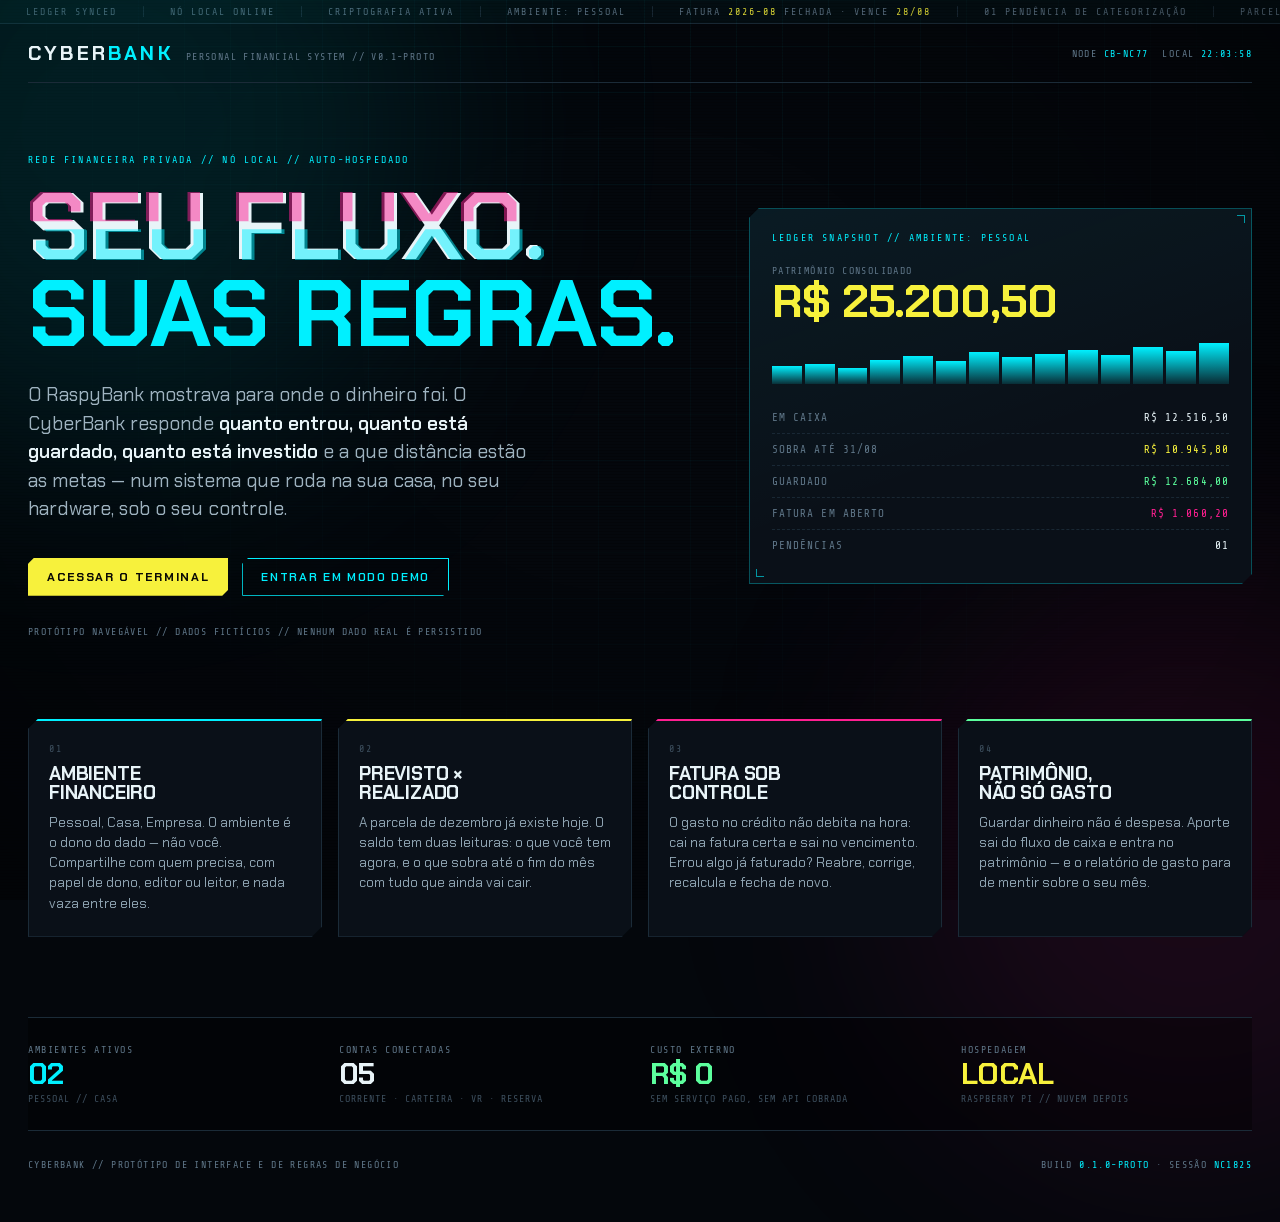
<file: prototipo/index.html>
<!doctype html>
<html lang="pt-BR">
<head>
<meta charset="utf-8">
<meta name="viewport" content="width=device-width,initial-scale=1">
<title>CYBERBANK // SISTEMA FINANCEIRO PESSOAL</title>
<link rel="preconnect" href="https://fonts.googleapis.com">
<link rel="preconnect" href="https://fonts.gstatic.com" crossorigin>
<link href="https://fonts.googleapis.com/css2?family=Chakra+Petch:wght@400;600;700&family=Share+Tech+Mono&display=swap" rel="stylesheet">
<link rel="stylesheet" href="assets/css/cyber.css">
<style>
.wrapper{position:relative;z-index:1;max-width:1280px;margin:0 auto;padding:0 28px}
.topbar{display:flex;align-items:center;justify-content:space-between;padding:16px 0;border-bottom:1px solid var(--line)}
.brand{display:flex;align-items:baseline;gap:12px}
.brand b{font:700 20px var(--disp);letter-spacing:.16em}
.brand b i{color:var(--cyan);font-style:normal}
.ticker{overflow:hidden;border-bottom:1px solid var(--line);background:rgba(0,240,255,.03)}
.ticker div{display:inline-block;white-space:nowrap;padding:6px 0;font:10px var(--mono);letter-spacing:.2em;color:var(--muted);animation:slide 42s linear infinite}
.ticker span{padding:0 26px;border-right:1px solid var(--line)}
.ticker b{color:var(--acid);font-weight:400}
@keyframes slide{from{transform:translateX(0)}to{transform:translateX(-50%)}}

.hero{display:grid;grid-template-columns:1.15fr .85fr;gap:40px;padding:70px 0 60px;align-items:center}
.hero h1{font-size:clamp(48px,7.4vw,104px);margin:16px 0 24px}
.hero h1 .l2{color:var(--cyan)}
.lede{font-size:19px;color:#9fb3c0;max-width:520px;line-height:1.5}
.lede b{color:var(--ink);font-weight:600}
.cta{display:flex;gap:14px;margin-top:34px;flex-wrap:wrap}

.hud{padding:22px;background:linear-gradient(160deg,rgba(0,240,255,.05),transparent 60%),var(--panel)}
.hud .rowline{display:flex;justify-content:space-between;padding:9px 0;border-bottom:1px dashed rgba(27,43,56,.9);font:11px var(--mono);letter-spacing:.1em;color:var(--muted)}
.hud .rowline b{color:var(--ink);font-weight:400}
.hud .big{font:700 46px/1 var(--disp);color:var(--acid);letter-spacing:-.02em;font-variant-numeric:tabular-nums}
.spark{display:flex;align-items:flex-end;gap:3px;height:46px;margin-top:14px}
.spark i{flex:1;background:linear-gradient(180deg,var(--cyan),rgba(0,240,255,.12))}

.feats{display:grid;grid-template-columns:repeat(4,1fr);gap:16px;padding:20px 0 80px}
.feat{padding:22px 20px;min-height:190px;display:flex;flex-direction:column;gap:10px}
.feat .n{font:10px var(--mono);color:var(--dim);letter-spacing:.2em}
.feat h3{font-size:19px;color:var(--ink);line-height:1.02}
.feat p{font-size:13.5px;color:#8ea3b1;line-height:1.5}
.feat.c1{border-top:2px solid var(--cyan)}
.feat.c2{border-top:2px solid var(--acid)}
.feat.c3{border-top:2px solid var(--pink)}
.feat.c4{border-top:2px solid var(--lime)}

.stripe{border-top:1px solid var(--line);border-bottom:1px solid var(--line);padding:26px 0;display:grid;grid-template-columns:repeat(4,1fr);gap:20px;background:rgba(0,0,0,.35)}
.stripe .metric .val{font-size:30px}
footer{padding:26px 0 50px;display:flex;justify-content:space-between;flex-wrap:wrap;gap:12px}
@media(max-width:980px){.hero{grid-template-columns:1fr;padding:46px 0}.feats{grid-template-columns:1fr 1fr}.stripe{grid-template-columns:1fr 1fr;gap:24px}}
@media(max-width:620px){.feats{grid-template-columns:1fr}}
</style>
</head>
<body>
<div class="atmos"></div><div class="glow-cyan"></div><div class="glow-pink"></div>

<div class="ticker"><div id="tk"></div></div>

<div class="wrapper">
  <header class="topbar">
    <div class="brand"><b>CYBER<i>BANK</i></b><span class="tele">PERSONAL FINANCIAL SYSTEM // v0.1-PROTO</span></div>
    <div class="hstack gap14"><span class="tele">NODE <b>CB-NC77</b></span><span class="tele">LOCAL <b id="clock">--:--:--</b></span></div>
  </header>

  <section class="hero">
    <div>
      <div class="eyebrow">REDE FINANCEIRA PRIVADA // NÓ LOCAL // AUTO-HOSPEDADO</div>
      <h1><span class="glitch" data-t="SEU FLUXO.">SEU FLUXO.</span><br><span class="l2">SUAS REGRAS.</span></h1>
      <p class="lede">O RaspyBank mostrava para onde o dinheiro foi. O CyberBank responde <b>quanto entrou, quanto está guardado, quanto está investido</b> e a que distância estão as metas — num sistema que roda na sua casa, no seu hardware, sob o seu controle.</p>
      <div class="cta">
        <a href="login.html" class="btn primary" style="text-decoration:none;display:inline-block">Acessar o terminal</a>
        <a href="app.html?user=DEMO&amp;demo=1" class="btn" style="text-decoration:none;display:inline-block">Entrar em modo demo</a>
      </div>
      <div class="tele mt28">PROTÓTIPO NAVEGÁVEL // DADOS FICTÍCIOS // NENHUM DADO REAL É PERSISTIDO</div>
    </div>

    <div class="panel hot hud">
      <span class="corner tr"></span><span class="corner bl"></span>
      <div class="eyebrow">LEDGER SNAPSHOT // AMBIENTE: PESSOAL</div>
      <div class="mt18"><div class="tele">PATRIMÔNIO CONSOLIDADO</div><div class="big" id="pat">R$ 25.200,50</div></div>
      <div class="spark" id="spark"></div>
      <div class="mt18">
        <div class="rowline"><span>EM CAIXA</span><b>R$ 12.516,50</b></div>
        <div class="rowline"><span>SOBRA ATÉ 31/08</span><b style="color:var(--acid)">R$ 10.945,80</b></div>
        <div class="rowline"><span>GUARDADO</span><b style="color:var(--lime)">R$ 12.684,00</b></div>
        <div class="rowline"><span>FATURA EM ABERTO</span><b style="color:var(--pink)">R$ 1.060,20</b></div>
        <div class="rowline" style="border:0"><span>PENDÊNCIAS</span><b>01</b></div>
      </div>
    </div>
  </section>

  <section class="feats">
    <div class="panel feat c1"><div class="n">01</div><h3>Ambiente<br>financeiro</h3><p>Pessoal, Casa, Empresa. O ambiente é o dono do dado — não você. Compartilhe com quem precisa, com papel de dono, editor ou leitor, e nada vaza entre eles.</p></div>
    <div class="panel feat c2"><div class="n">02</div><h3>Previsto ×<br>realizado</h3><p>A parcela de dezembro já existe hoje. O saldo tem duas leituras: o que você tem agora, e o que sobra até o fim do mês com tudo que ainda vai cair.</p></div>
    <div class="panel feat c3"><div class="n">03</div><h3>Fatura sob<br>controle</h3><p>O gasto no crédito não debita na hora: cai na fatura certa e sai no vencimento. Errou algo já faturado? Reabre, corrige, recalcula e fecha de novo.</p></div>
    <div class="panel feat c4"><div class="n">04</div><h3>Patrimônio,<br>não só gasto</h3><p>Guardar dinheiro não é despesa. Aporte sai do fluxo de caixa e entra no patrimônio — e o relatório de gasto para de mentir sobre o seu mês.</p></div>
  </section>

  <section class="stripe">
    <div class="metric"><span class="lbl">Ambientes ativos</span><span class="val cy">02</span><span class="sub">PESSOAL // CASA</span></div>
    <div class="metric"><span class="lbl">Contas conectadas</span><span class="val">05</span><span class="sub">CORRENTE · CARTEIRA · VR · RESERVA</span></div>
    <div class="metric"><span class="lbl">Custo externo</span><span class="val lm">R$ 0</span><span class="sub">SEM SERVIÇO PAGO, SEM API COBRADA</span></div>
    <div class="metric"><span class="lbl">Hospedagem</span><span class="val ac">LOCAL</span><span class="sub">RASPBERRY PI // NUVEM DEPOIS</span></div>
  </section>

  <footer>
    <span class="tele">CYBERBANK // PROTÓTIPO DE INTERFACE E DE REGRAS DE NEGÓCIO</span>
    <span class="tele">BUILD <b>0.1.0-PROTO</b> · SESSÃO <b id="sess">--</b></span>
  </footer>
</div>

<script>
(function(){
  var itens=['LEDGER SYNCED','NÓ LOCAL ONLINE','CRIPTOGRAFIA ATIVA','AMBIENTE: PESSOAL','FATURA 2026-08 FECHADA · VENCE 28/08','01 PENDÊNCIA DE CATEGORIZAÇÃO','PARCELA 2/3 · DECK NEURAL','RESERVA +R$ 84,00 NO MÊS','BOLETO ENERGIA · PREVISTO 05/09','CUSTO EXTERNO R$ 0,00'];
  var linha=itens.map(function(t){return '<span>'+t.replace(/(R\$ [\d.,]+|\d{2}\/\d{2}|2026-08|2\/3)/g,'<b>$1</b>')+'</span>';}).join('');
  document.getElementById('tk').innerHTML=linha+linha;

  var s=document.getElementById('spark'),h=[38,44,35,52,61,49,70,58,66,74,63,81,72,88];
  s.innerHTML=h.map(function(v){return '<i style="height:'+v+'%"></i>';}).join('');

  document.getElementById('sess').textContent='NC'+String(Math.floor(Math.random()*9000)+1000);
  function tick(){var d=new Date();document.getElementById('clock').textContent=d.toTimeString().slice(0,8);}
  tick();setInterval(tick,1000);

  // patrimonio com leve telemetria viva — moldura, nunca o dado real
  var base=2520050,el=document.getElementById('pat');
  setInterval(function(){
    var v=base+Math.round((Math.random()-.5)*400);
    el.textContent='R$ '+(v/100).toLocaleString('pt-BR',{minimumFractionDigits:2,maximumFractionDigits:2});
  },2200);
})();
</script>
</body></html>
</file>
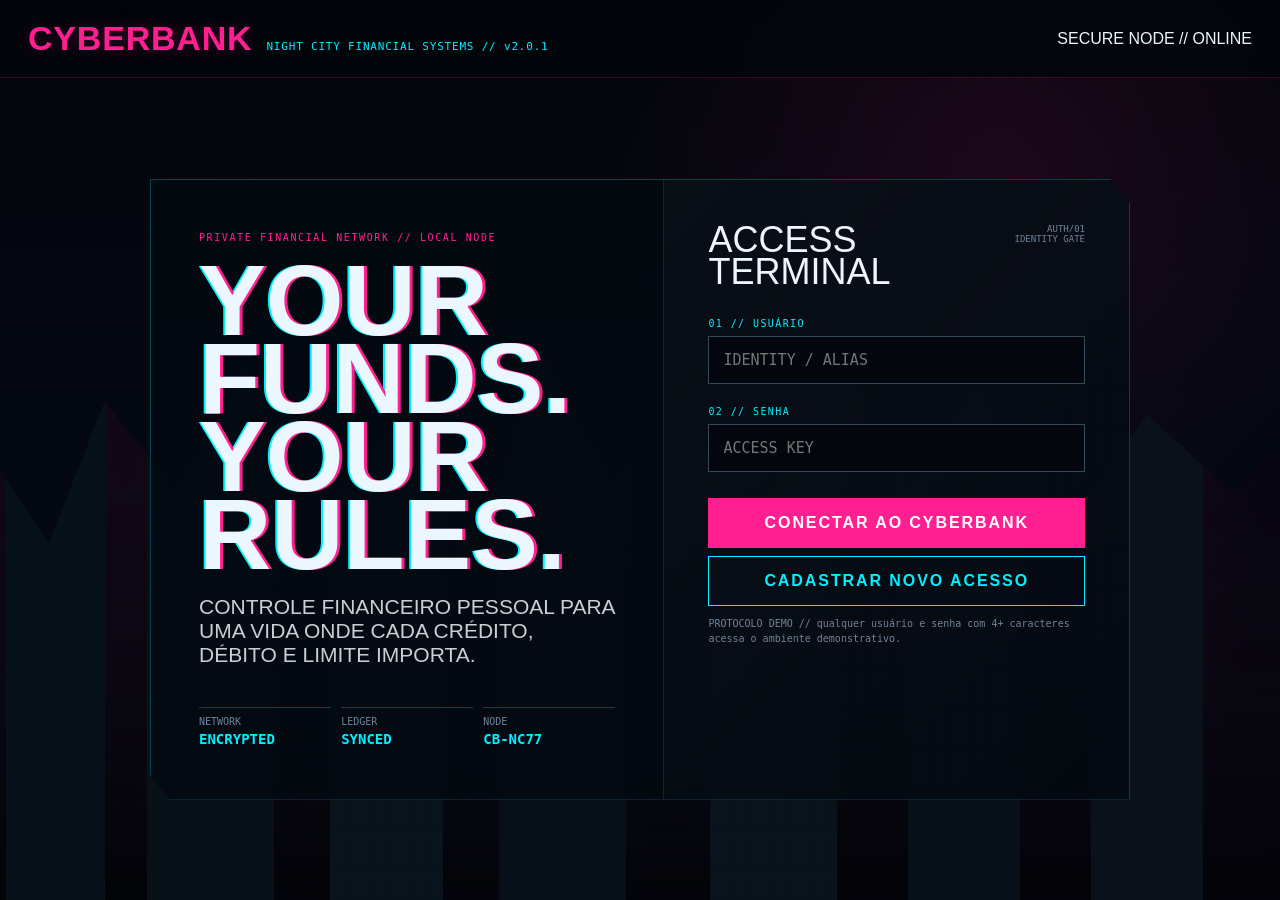
<file: docs/prototype/index.html>
<!doctype html>
<html lang="pt-BR">
<head>
<meta charset="utf-8">
<meta name="viewport" content="width=device-width,initial-scale=1">
<title>CYBERBANK // Prototype</title>
<link rel="stylesheet" href="style-v2.css">
<style>
#login-shell{min-height:calc(100vh - 78px);display:grid;place-items:center;padding:40px 20px}
#login-card{width:min(980px,100%);display:grid;grid-template-columns:1.05fr .95fr;background:rgba(5,10,18,.94);border:1px solid rgba(0,240,255,.25);box-shadow:0 30px 100px #000,0 0 35px rgba(0,240,255,.08);clip-path:polygon(0 0,98% 0,100% 4%,100% 100%,2% 100%,0 96%)}
#login-hero{padding:52px 48px;border-right:1px solid rgba(0,240,255,.15)}
#login-hero h1{font-size:clamp(58px,8vw,100px);line-height:.78;margin:18px 0 22px;text-transform:uppercase;text-shadow:3px 0 var(--pink),-2px 0 var(--cyan)}
.login-sub{max-width:430px;color:#c7d0d4;font-size:21px;text-transform:uppercase}
.readouts{display:grid;grid-template-columns:repeat(3,1fr);gap:10px;margin-top:40px;font:10px var(--mono);color:var(--muted)}
.readouts div{border-top:1px solid rgba(0,240,255,.25);padding-top:8px}.readouts strong{display:block;color:var(--cyan);font-size:14px;margin-top:4px}
#auth{padding:44px;background:linear-gradient(135deg,rgba(255,255,255,.025),transparent)}
.auth-head{display:flex;justify-content:space-between;margin-bottom:30px}.auth-title{font-size:36px;line-height:.9;text-transform:uppercase}.auth-code{font:9px var(--mono);color:var(--muted);text-align:right}
.field{margin-bottom:18px}.field label{display:block;font:10px var(--mono);color:var(--cyan);letter-spacing:.14em;margin-bottom:7px}.field input{width:100%;padding:14px;background:#03070d;border:1px solid #344b58;color:#fff;font:15px var(--mono);outline:none}.field input:focus{border-color:var(--pink);box-shadow:0 0 16px rgba(255,31,145,.15)}
.auth-btn{width:100%;padding:15px;margin-top:8px;background:var(--pink);border:1px solid var(--pink);color:#fff;font-weight:700;letter-spacing:.12em;text-transform:uppercase;cursor:pointer}.auth-btn.alt{background:transparent;color:var(--cyan);border-color:var(--cyan)}
#app{display:none;position:fixed;inset:0;background:#02050a;z-index:20}#app iframe{width:100%;height:100%;border:0}
#register{display:none;position:fixed;inset:0;z-index:30;place-items:center;background:rgba(2,5,10,.96)}.register-box{width:min(560px,92%);padding:34px;background:var(--panel);border:1px solid var(--pink)}.register-box h2{font-size:44px;margin:10px 0 24px}.register-box input{width:100%;padding:14px;margin:7px 0 15px;background:#03070d;border:1px solid #344b58;color:#fff;font:14px var(--mono)}.notice{font:10px/1.5 var(--mono);color:var(--muted);margin-bottom:18px}
@media(max-width:800px){#login-card{grid-template-columns:1fr}#login-hero{border-right:0;border-bottom:1px solid rgba(0,240,255,.15);padding:36px 28px}#auth{padding:30px 28px}.readouts{grid-template-columns:1fr 1fr 1fr}}
</style>
</head>
<body>
<div class="screen">
  <div class="city"></div>
  <header class="topbar"><div class="brand"><b>CYBERBANK</b><small>NIGHT CITY FINANCIAL SYSTEMS // v2.0.1</small></div><div class="status">SECURE NODE // ONLINE</div></header>
  <main id="login-shell">
    <section id="login-card">
      <div id="login-hero"><div class="eyebrow">PRIVATE FINANCIAL NETWORK // LOCAL NODE</div><h1>YOUR<br>FUNDS.<br>YOUR<br>RULES.</h1><div class="login-sub">Controle financeiro pessoal para uma vida onde cada crédito, débito e limite importa.</div><div class="readouts"><div>NETWORK<strong>ENCRYPTED</strong></div><div>LEDGER<strong>SYNCED</strong></div><div>NODE<strong>CB-NC77</strong></div></div></div>
      <div id="auth"><div class="auth-head"><div class="auth-title">Access<br>Terminal</div><div class="auth-code">AUTH/01<br>IDENTITY GATE</div></div><form id="loginForm"><div class="field"><label>01 // USUÁRIO</label><input id="user" placeholder="IDENTITY / ALIAS" required></div><div class="field"><label>02 // SENHA</label><input id="password" type="password" placeholder="ACCESS KEY" required></div><button class="auth-btn">Conectar ao CyberBank</button><button class="auth-btn alt" type="button" id="registerBtn">Cadastrar novo acesso</button><p class="notice">PROTOCOLO DEMO // qualquer usuário e senha com 4+ caracteres acessa o ambiente demonstrativo.</p></form></div>
    </section>
  </main>
  <section id="register"><div class="register-box"><div class="eyebrow">IDENTITY PROVISIONING // DEMO</div><h2>CREATE ACCESS</h2><div class="notice">Cadastro demonstrativo para validar o fluxo. Nenhum dado real é persistido.</div><form id="registerForm"><label>01 // NOVO USUÁRIO</label><input id="newUser" required placeholder="CHOOSE YOUR ALIAS"><label>02 // NOVA SENHA</label><input id="newPass" type="password" required placeholder="CREATE ACCESS KEY"><label>03 // CONFIRMAÇÃO</label><input id="newPass2" type="password" required placeholder="REPEAT ACCESS KEY"><button class="auth-btn">Provisionar identidade</button><button class="auth-btn alt" type="button" id="backBtn">Voltar ao login</button></form></div></section>
  <section id="app"><iframe src="dashboard-v2.html" title="CyberBank Neon HUD Dashboard"></iframe></section>
</div>
<script>
const login=document.getElementById('login-shell'),reg=document.getElementById('register'),app=document.getElementById('app');
document.getElementById('loginForm').addEventListener('submit',e=>{e.preventDefault();if(user.value.trim().length<4||password.value.length<4)return alert('AUTH ERROR // mínimo de 4 caracteres');login.style.display='none';app.style.display='block'});
document.getElementById('registerBtn').onclick=()=>{login.style.display='none';reg.style.display='grid'};
document.getElementById('backBtn').onclick=()=>{reg.style.display='none';login.style.display='grid'};
document.getElementById('registerForm').addEventListener('submit',e=>{e.preventDefault();if(newPass.value.length<4||newPass.value!==newPass2.value)return alert('PROVISION ERROR // verifique a senha');user.value=newUser.value;password.value=newPass.value;reg.style.display='none';login.style.display='grid'});
</script>
</body></html>
</file>
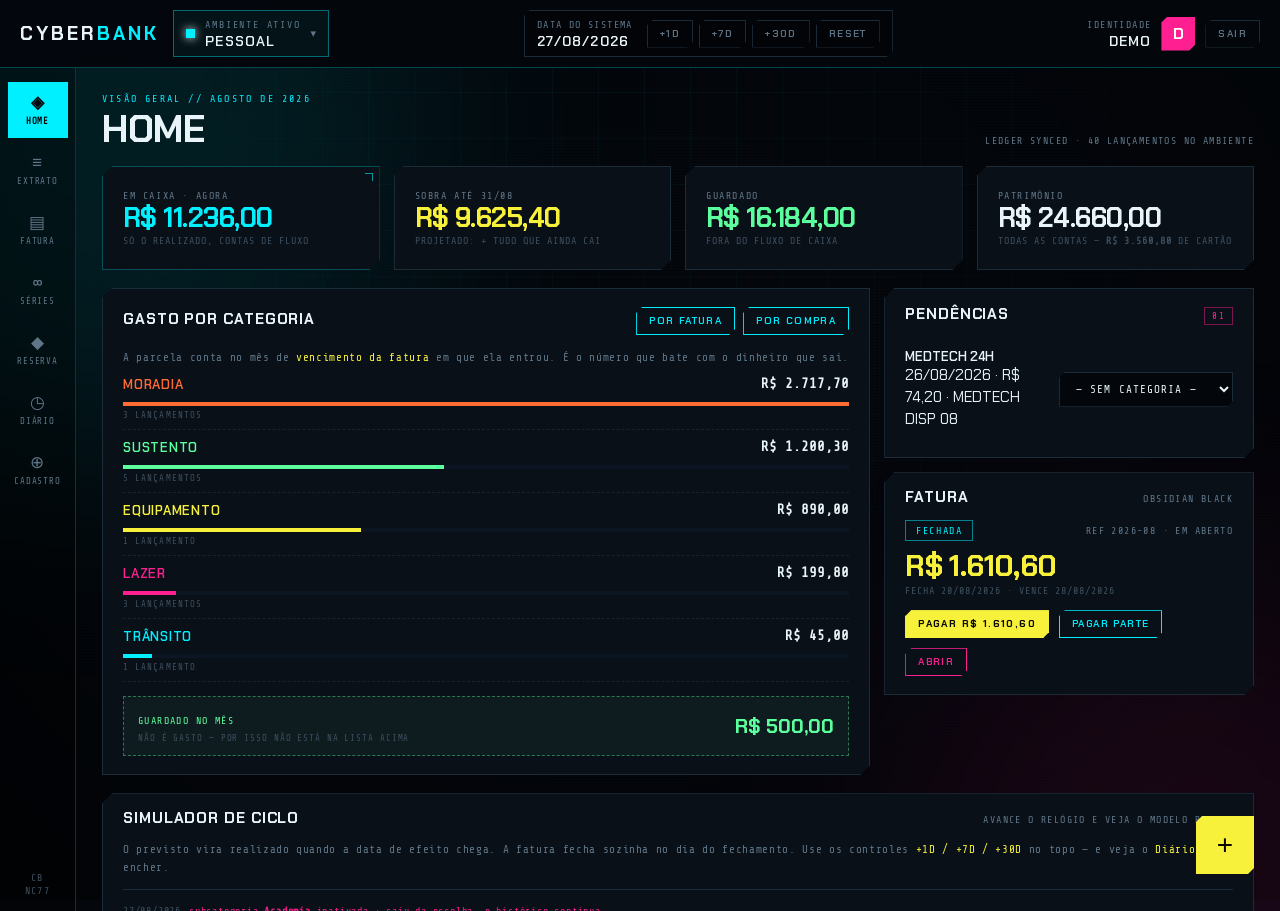
<file: prototipo/app.html>
<!doctype html>
<html lang="pt-BR">
<head>
<meta charset="utf-8">
<meta name="viewport" content="width=device-width,initial-scale=1">
<title>CYBERBANK // TERMINAL</title>
<link rel="preconnect" href="https://fonts.googleapis.com">
<link rel="preconnect" href="https://fonts.gstatic.com" crossorigin>
<link href="https://fonts.googleapis.com/css2?family=Chakra+Petch:wght@400;600;700&family=Share+Tech+Mono&display=swap" rel="stylesheet">
<link rel="stylesheet" href="assets/css/cyber.css">
<link rel="stylesheet" href="assets/css/app.css">
</head>
<body>
<div class="atmos"></div><div class="glow-cyan"></div><div class="glow-pink"></div>

<!-- ================= HEADER: o ambiente vive aqui, sempre visivel ================= -->
<header class="hdr">
  <div class="hstack gap14">
    <b class="mark">CYBER<i>BANK</i></b>
    <div class="amb" id="ambChip">
      <span class="dot" id="ambDot"></span>
      <div class="stack">
        <span class="tele" style="letter-spacing:.18em">AMBIENTE ATIVO</span>
        <strong id="ambNome">PESSOAL</strong>
      </div>
      <span class="caret">▾</span>
      <div class="ambmenu" id="ambMenu"></div>
    </div>
  </div>

  <div class="hstack gap14 clockbox">
    <div class="stack">
      <span class="tele">DATA DO SISTEMA</span>
      <strong id="hoje">27/08/2026</strong>
    </div>
    <div class="hstack gap6">
      <button class="btn sm ghost" data-adv="1">+1D</button>
      <button class="btn sm ghost" data-adv="7">+7D</button>
      <button class="btn sm ghost" data-adv="30">+30D</button>
      <button class="btn sm ghost" id="btnReset" title="Recarrega os dados de demonstração">RESET</button>
    </div>
  </div>

  <div class="hstack gap10">
    <div class="stack" style="text-align:right">
      <span class="tele">IDENTIDADE</span>
      <strong id="quem">DEMO</strong>
    </div>
    <div class="avatar" id="avatar">D</div>
    <a class="btn sm ghost" href="index.html" style="text-decoration:none">SAIR</a>
  </div>
</header>

<div class="shell">
  <!-- ================= RAIL ================= -->
  <nav class="rail">
    <button class="nav on" data-tela="home"><span>◈</span>HOME</button>
    <button class="nav" data-tela="extrato"><span>≡</span>EXTRATO</button>
    <button class="nav" data-tela="fatura"><span>▤</span>FATURA</button>
    <button class="nav" data-tela="series"><span>∞</span>SÉRIES</button>
    <button class="nav" data-tela="patrimonio"><span>◆</span>RESERVA</button>
    <button class="nav" data-tela="diario"><span>◷</span>DIÁRIO</button>
    <button class="nav" data-tela="cadastro"><span>⊕</span>CADASTRO</button>
    <div class="railfoot tele">CB<br>NC77</div>
  </nav>

  <!-- ================= MAIN ================= -->
  <main class="main scroll" id="main">

    <!-- ---------- HOME ---------- -->
    <section class="tela" data-tela="home">
      <div class="telahead">
        <div><div class="eyebrow">VISÃO GERAL // <span id="mesRef">AGOSTO/2026</span></div><h2 class="th">Home</h2></div>
        <div class="tele" id="statusLinha">LEDGER SYNCED</div>
      </div>

      <div class="grid4">
        <div class="panel hot metric"><span class="corner tr"></span>
          <span class="lbl">Em caixa · agora</span><span class="val cy" id="mEmCaixa">—</span>
          <span class="sub">SÓ O REALIZADO, CONTAS DE FLUXO</span></div>
        <div class="panel metric">
          <span class="lbl">Sobra até <span id="fimMes">31/08</span></span><span class="val ac" id="mSobra">—</span>
          <span class="sub">PROJETADO: + TUDO QUE AINDA CAI</span></div>
        <div class="panel metric">
          <span class="lbl">Guardado</span><span class="val lm" id="mGuardado">—</span>
          <span class="sub">FORA DO FLUXO DE CAIXA</span></div>
        <div class="panel metric">
          <span class="lbl">Patrimônio</span><span class="val" id="mPatrimonio">—</span>
          <span class="sub">TODAS AS CONTAS — <b id="mDivida">—</b> DE CARTÃO</span></div>
      </div>

      <div class="grid-2-1 mt18">
        <div class="panel">
          <div class="panel-head"><h3>Gasto por categoria</h3>
            <span class="hstack gap8">
              <button class="btn sm on" data-eixo="POR_FATURA">POR FATURA</button>
              <button class="btn sm" data-eixo="POR_COMPRA">POR COMPRA</button>
            </span></div>
          <p class="hint" id="eixoHint"></p>
          <div id="catList"></div>
          <div class="guardadoline" id="guardadoLine"></div>
        </div>

        <div class="stack gap14">
          <div class="panel" id="boxPend">
            <div class="panel-head"><h3>Pendências</h3><span class="tag pend" id="pendCount">0</span></div>
            <div id="pendList"></div>
          </div>
          <div class="panel" id="boxFatura">
            <div class="panel-head"><h3>Fatura</h3><span class="tele" id="fatRef">—</span></div>
            <div id="fatResumo"></div>
          </div>
        </div>
      </div>

      <div class="panel mt18" id="boxSim">
        <div class="panel-head"><h3>Simulador de ciclo</h3><span class="tele">AVANCE O RELÓGIO E VEJA O MODELO REAGIR</span></div>
        <p class="hint">O previsto vira realizado quando a data de efeito chega. A fatura fecha sozinha no dia do fechamento. Use os controles <b>+1D / +7D / +30D</b> no topo — e veja o <b>Diário</b> encher.</p>
        <div class="logbox scroll" id="logBox"></div>
      </div>
    </section>

    <!-- ---------- EXTRATO ---------- -->
    <section class="tela hidden" data-tela="extrato">
      <div class="telahead">
        <div><div class="eyebrow">MOVIMENTO // AMBIENTE ATIVO</div><h2 class="th">Extrato</h2></div>
        <div class="hstack gap6">
          <select id="fConta" class="minisel"></select>
          <button class="btn sm" id="btnSoPend">SÓ PENDÊNCIAS</button>
        </div>
      </div>
      <div class="panel" style="padding:0"><div id="extList" class="extrato"></div></div>
    </section>

    <!-- ---------- FATURA ---------- -->
    <section class="tela hidden" data-tela="fatura">
      <div class="telahead">
        <div><div class="eyebrow">CRÉDITO // CICLO DE FATURA</div><h2 class="th">Fatura</h2></div>
        <select id="fSel" class="minisel"></select>
      </div>
      <div id="fatDetalhe"></div>
    </section>

    <!-- ---------- SERIES ---------- -->
    <section class="tela hidden" data-tela="series">
      <div class="telahead">
        <div><div class="eyebrow">SÉRIES // RECORRÊNCIA E PARCELAMENTO</div><h2 class="th">Séries</h2></div>
        <div class="tele">RECORRÊNCIA PERGUNTA · PARCELAMENTO NÃO</div>
      </div>
      <div class="explica" style="margin-bottom:16px">
        <b>RECORRÊNCIA</b> são N eventos independentes sem fim (a assinatura). Junho a R$ 39,90 e julho a R$ 55,00 são
        dois fatos verdadeiros — por isso editar <b>pergunta</b> se o passado muda junto.
        <b>PARCELAMENTO</b> é UMA compra dividida. R$ 3.000 em 3x continua sendo R$ 3.000 — editar altera
        <b>todas</b> as parcelas, sem perguntar. Nenhuma fatura precisa ser reaberta: nada congela — mas
        o sistema mostra <b>quais</b> faturas fechadas mudam de valor antes de confirmar.
      </div>
      <div id="seriesList"></div>
    </section>

    <!-- ---------- PATRIMONIO ---------- -->
    <section class="tela hidden" data-tela="patrimonio">
      <div class="telahead">
        <div><div class="eyebrow">PATRIMÔNIO // CONTAS E APLICAÇÕES</div><h2 class="th">Reserva</h2></div>
        <div class="tele">APORTE NÃO É GASTO — É DINHEIRO TROCANDO DE BOLSO</div>
      </div>
      <div id="patContas"></div>
    </section>

    <section class="tela hidden" data-tela="diario">
      <div class="telahead">
        <div><div class="eyebrow">DIÁRIO // O QUE ACONTECEU</div><h2 class="th">Diário</h2></div>
        <div class="tele">POR QUE MEU SALDO MUDOU</div>
      </div>
      <div id="diario"></div>
    </section>

    <section class="tela hidden" data-tela="cadastro">
      <div class="telahead">
        <div><div class="eyebrow">CADASTRO // O QUE O USUÁRIO CRIA</div><h2 class="th">Cadastro</h2></div>
        <div class="tele">O SISTEMA SÓ CRIA AS CATEGORIAS DE SISTEMA</div>
      </div>
      <div id="cadastro"></div>
    </section>
  </main>
</div>

<!-- ================= QUICK-ADD ================= -->
<button class="fab" id="fab" title="Lançar (tecla N)">+</button>

<div class="qa" id="qa">
  <div class="panel hot qabox">
    <span class="corner tr"></span>
    <div class="panel-head"><h3>Lançar rápido</h3><span class="tele">ESC PARA FECHAR</span></div>
    <form id="fQuick" autocomplete="off">
      <div class="seg" id="qaSent">
        <button type="button" class="on" data-s="SAIDA">SAÍDA</button>
        <button type="button" data-s="ENTRADA">ENTRADA</button>
      </div>
      <div class="field"><label>valor</label><input id="qValor" inputmode="decimal" placeholder="0,00" required></div>
      <div class="field"><label>o que foi</label><input id="qDesc" placeholder="DESCRIÇÃO" required></div>
      <div class="row">
        <div class="field"><label>meio</label><select id="qMeio"></select></div>
        <div class="field"><label>categoria <span style="color:var(--dim)">(opcional)</span></label><select id="qCat"></select></div>
      </div>
      <div class="err" id="qErr"></div>
      <button class="btn primary" style="width:100%">Lançar</button>
    </form>
    <button class="btn ghost mt10" style="width:100%" id="qFull">Abrir formulário completo →</button>
    <p class="hint mt10">Sem categoria o lançamento entra e vai para a fila de pendências. O sistema aceita exigir só a categorização — nunca a digitação.</p>
  </div>
</div>

<!-- ================= FORM COMPLETO ================= -->
<div class="modal" id="full">
  <div class="panel hot fullbox scroll">
    <span class="corner tr"></span><span class="corner bl"></span>
    <div class="panel-head"><h3>Novo lançamento</h3><button class="btn sm ghost" id="fullX">FECHAR</button></div>
    <div class="seg wide" id="fTipo">
      <button type="button" class="on" data-t="gasto">GASTO</button>
      <button type="button" data-t="receita">RECEITA</button>
      <button type="button" data-t="credito">CRÉDITO</button>
      <button type="button" data-t="transf">TRANSFERÊNCIA</button>
      <button type="button" data-t="boleto">BOLETO</button>
    </div>
    <form id="fFull" autocomplete="off">
      <div class="row">
        <div class="field"><label>valor</label><input id="xValor" inputmode="decimal" placeholder="0,00" required></div>
        <div class="field"><label>data do evento</label><input id="xData" type="date" required></div>
      </div>
      <div class="field"><label>descrição</label><input id="xDesc" placeholder="O QUE FOI" required></div>
      <div class="row" id="rowContaMeio">
        <div class="field"><label id="lblConta">conta / meio</label><select id="xMeio"></select></div>
        <div class="field"><label>categoria</label><select id="xCat"></select></div>
      </div>
      <div class="row hidden" id="rowTransf">
        <div class="field"><label>de</label><select id="xDe"></select></div>
        <div class="field"><label>para</label><select id="xPara"></select></div>
      </div>
      <div class="row hidden" id="rowCredito">
        <div class="field"><label>cartão</label><select id="xCartao"></select></div>
        <div class="field"><label>parcelas</label><select id="xParc"></select></div>
      </div>
      <div class="field hidden" id="rowVenc"><label>vencimento</label><input id="xVenc" type="date"></div>
      <div class="explica" id="xExplica"></div>
      <div class="err" id="xErr"></div>
      <button class="btn primary" style="width:100%">Registrar</button>
    </form>
  </div>
</div>

<!-- ================= EDICAO DE SERIE ================= -->
<div class="modal" id="serieM">
  <div class="panel hot fullbox scroll" style="width:min(560px,100%)">
    <span class="corner tr"></span>
    <div class="panel-head"><h3 id="smTitulo">Alterar série</h3><button class="btn sm ghost" id="smX">FECHAR</button></div>
    <div class="tele" id="smSub"></div>
    <div class="field mt10"><label id="smLabel">novo valor</label><input id="smValor" inputmode="decimal" placeholder="0,00"></div>
    <div id="smEscopo" class="hidden">
      <div class="tele mt10" style="color:var(--acid)">ALTERAR O QUÊ?</div>
      <div class="seg mt10" id="smSeg">
        <button type="button" class="on" data-e="FUTURAS">SOMENTE AS FUTURAS</button>
        <button type="button" data-e="TODAS">O PASSADO TAMBÉM</button>
      </div>
    </div>
    <div class="explica" id="smImpacto"></div>
    <div class="err" id="smErr"></div>
    <button class="btn primary" style="width:100%" id="smOk">Confirmar</button>
    <button class="btn danger mt10" style="width:100%" id="smCancelar">Cancelar esta série</button>
  </div>
</div>

<div class="toast" id="toast"></div>

<script src="assets/js/dominio.js"></script>
<script src="assets/js/mock.js"></script>
<script src="assets/js/app.js"></script>
</body></html>
</file>
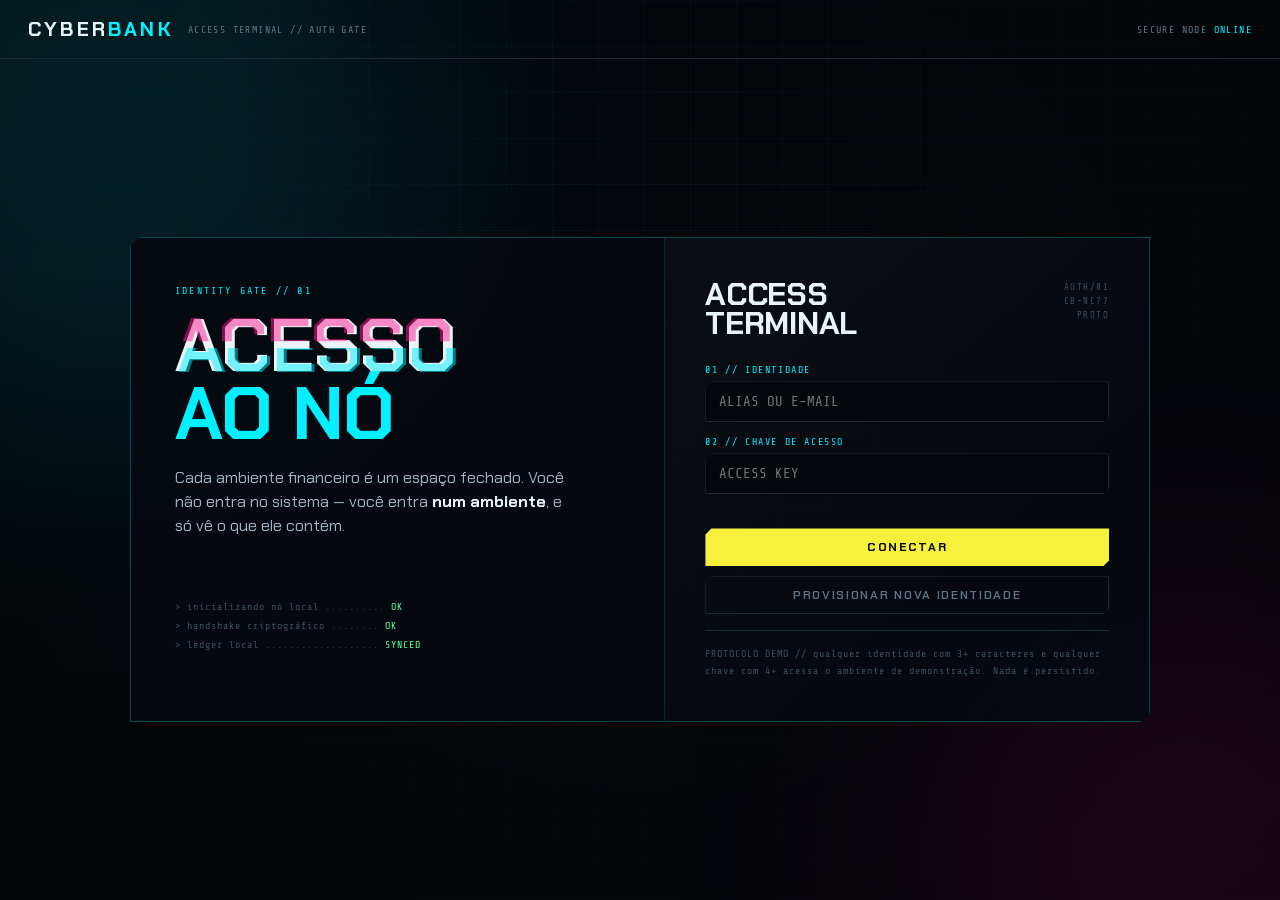
<file: prototipo/login.html>
<!doctype html>
<html lang="pt-BR">
<head>
<meta charset="utf-8">
<meta name="viewport" content="width=device-width,initial-scale=1">
<title>CYBERBANK // ACCESS TERMINAL</title>
<link rel="preconnect" href="https://fonts.googleapis.com">
<link rel="preconnect" href="https://fonts.gstatic.com" crossorigin>
<link href="https://fonts.googleapis.com/css2?family=Chakra+Petch:wght@400;600;700&family=Share+Tech+Mono&display=swap" rel="stylesheet">
<link rel="stylesheet" href="assets/css/cyber.css">
<style>
body{display:flex;flex-direction:column;min-height:100vh}
.topbar{position:relative;z-index:1;display:flex;justify-content:space-between;align-items:center;padding:16px 28px;border-bottom:1px solid var(--line)}
.brand b{font:700 20px var(--disp);letter-spacing:.16em}.brand b i{color:var(--cyan);font-style:normal}
main{position:relative;z-index:1;flex:1;display:grid;place-items:center;padding:36px 20px}
.card{width:min(1020px,100%);display:grid;grid-template-columns:1.05fr .95fr;
  background:rgba(6,10,16,.94);border:1px solid var(--line-hot);
  box-shadow:0 40px 120px #000,0 0 40px rgba(0,240,255,.06);clip-path:var(--chamfer)}
.side{padding:46px 44px;border-right:1px solid rgba(0,240,255,.14);display:flex;flex-direction:column}
.side h1{font-size:clamp(46px,6vw,74px);margin:14px 0 18px}
.side .l2{color:var(--cyan)}
.side p{color:#9fb3c0;font-size:16px;max-width:400px;line-height:1.5}
.boot{margin-top:auto;padding-top:26px;font:10px/1.9 var(--mono);color:var(--dim);letter-spacing:.1em;min-height:104px}
.boot b{color:var(--lime);font-weight:400}
.boot .cur{color:var(--cyan);animation:bl 1s steps(1) infinite}
@keyframes bl{50%{opacity:0}}
.auth{padding:42px 40px;background:linear-gradient(140deg,rgba(255,255,255,.022),transparent 70%)}
.auth-head{display:flex;justify-content:space-between;align-items:flex-start;margin-bottom:26px}
.auth-head h2{font-size:32px;line-height:.92}
.auth-head .code{font:9px/1.6 var(--mono);color:var(--dim);text-align:right;letter-spacing:.16em}
.err{font:10px var(--mono);color:var(--pink);letter-spacing:.12em;min-height:16px;margin:-6px 0 10px;text-transform:uppercase}
.note{font:10px/1.7 var(--mono);color:var(--dim);letter-spacing:.1em;margin-top:16px;padding-top:14px;border-top:1px solid var(--line)}
.swap{margin-top:10px}
@media(max-width:860px){.card{grid-template-columns:1fr}.side{border-right:0;border-bottom:1px solid rgba(0,240,255,.14);padding:34px 26px}.auth{padding:30px 26px}.boot{min-height:0}}
</style>
</head>
<body>
<div class="atmos"></div><div class="glow-cyan"></div><div class="glow-pink"></div>

<header class="topbar">
  <div class="brand hstack gap14"><b>CYBER<i>BANK</i></b><span class="tele">ACCESS TERMINAL // AUTH GATE</span></div>
  <span class="tele">SECURE NODE <b>ONLINE</b></span>
</header>

<main>
  <section class="card">
    <div class="side">
      <div class="eyebrow">IDENTITY GATE // 01</div>
      <h1><span class="glitch" data-t="ACESSO">ACESSO</span><br><span class="l2">AO NÓ</span></h1>
      <p>Cada ambiente financeiro é um espaço fechado. Você não entra no sistema — você entra <b style="color:var(--ink)">num ambiente</b>, e só vê o que ele contém.</p>
      <div class="boot" id="boot"></div>
    </div>

    <div class="auth">
      <div id="viewLogin">
        <div class="auth-head">
          <h2>Access<br>terminal</h2>
          <div class="code">AUTH/01<br>CB-NC77<br>PROTO</div>
        </div>
        <form id="fLogin" autocomplete="off">
          <div class="field"><label>01 // identidade</label><input id="user" placeholder="ALIAS OU E-MAIL" required></div>
          <div class="field"><label>02 // chave de acesso</label><input id="pass" type="password" placeholder="ACCESS KEY" required></div>
          <div class="err" id="eLogin"></div>
          <button class="btn primary" style="width:100%">Conectar</button>
        </form>
        <button class="btn ghost swap" style="width:100%" id="toReg">Provisionar nova identidade</button>
        <p class="note">PROTOCOLO DEMO // qualquer identidade com 3+ caracteres e qualquer chave com 4+ acessa o ambiente de demonstração. Nada é persistido.</p>
      </div>

      <div id="viewReg" class="hidden">
        <div class="auth-head">
          <h2>Nova<br>identidade</h2>
          <div class="code">PROV/02<br>CB-NC77<br>PROTO</div>
        </div>
        <form id="fReg" autocomplete="off">
          <div class="field"><label>01 // alias</label><input id="rUser" placeholder="COMO VOCÊ SERÁ CHAMADO" required></div>
          <div class="field"><label>02 // chave</label><input id="rPass" type="password" placeholder="MÍNIMO 4 CARACTERES" required></div>
          <div class="field"><label>03 // confirmação</label><input id="rPass2" type="password" placeholder="REPITA A CHAVE" required></div>
          <div class="err" id="eReg"></div>
          <button class="btn primary" style="width:100%">Provisionar</button>
        </form>
        <button class="btn ghost swap" style="width:100%" id="toLogin">Voltar ao acesso</button>
        <p class="note">AO PROVISIONAR // o sistema cria um ambiente financeiro do qual você é o dono. Todo dado nasce dentro dele.</p>
      </div>
    </div>
  </section>
</main>

<script>
(function(){
  var linhas=['> inicializando nó local .......... <b>OK</b>','> handshake criptográfico ........ <b>OK</b>','> ledger local ................... <b>SYNCED</b>','> ambientes disponíveis .......... <b>02</b>','> aguardando identidade <span class="cur">_</span>'];
  var box=document.getElementById('boot'),i=0;
  (function next(){ if(i>=linhas.length) return; box.innerHTML+=linhas[i++]+'<br>'; setTimeout(next,i===1?260:420); })();

  var vL=document.getElementById('viewLogin'),vR=document.getElementById('viewReg');
  document.getElementById('toReg').onclick=function(){vL.classList.add('hidden');vR.classList.remove('hidden');};
  document.getElementById('toLogin').onclick=function(){vR.classList.add('hidden');vL.classList.remove('hidden');};

  document.getElementById('fLogin').addEventListener('submit',function(e){
    e.preventDefault();
    var u=document.getElementById('user').value.trim(),p=document.getElementById('pass').value;
    if(u.length<3||p.length<4){document.getElementById('eLogin').textContent='AUTH ERROR // identidade 3+ e chave 4+ caracteres';return;}
    document.getElementById('eLogin').textContent='';
    location.href='app.html?user='+encodeURIComponent(u.toUpperCase());
  });

  document.getElementById('fReg').addEventListener('submit',function(e){
    e.preventDefault();
    var u=document.getElementById('rUser').value.trim(),a=document.getElementById('rPass').value,b=document.getElementById('rPass2').value;
    if(u.length<3){document.getElementById('eReg').textContent='PROVISION ERROR // alias muito curto';return;}
    if(a.length<4||a!==b){document.getElementById('eReg').textContent='PROVISION ERROR // chaves não conferem';return;}
    location.href='app.html?user='+encodeURIComponent(u.toUpperCase())+'&novo=1';
  });
})();
</script>
</body></html>
</file>
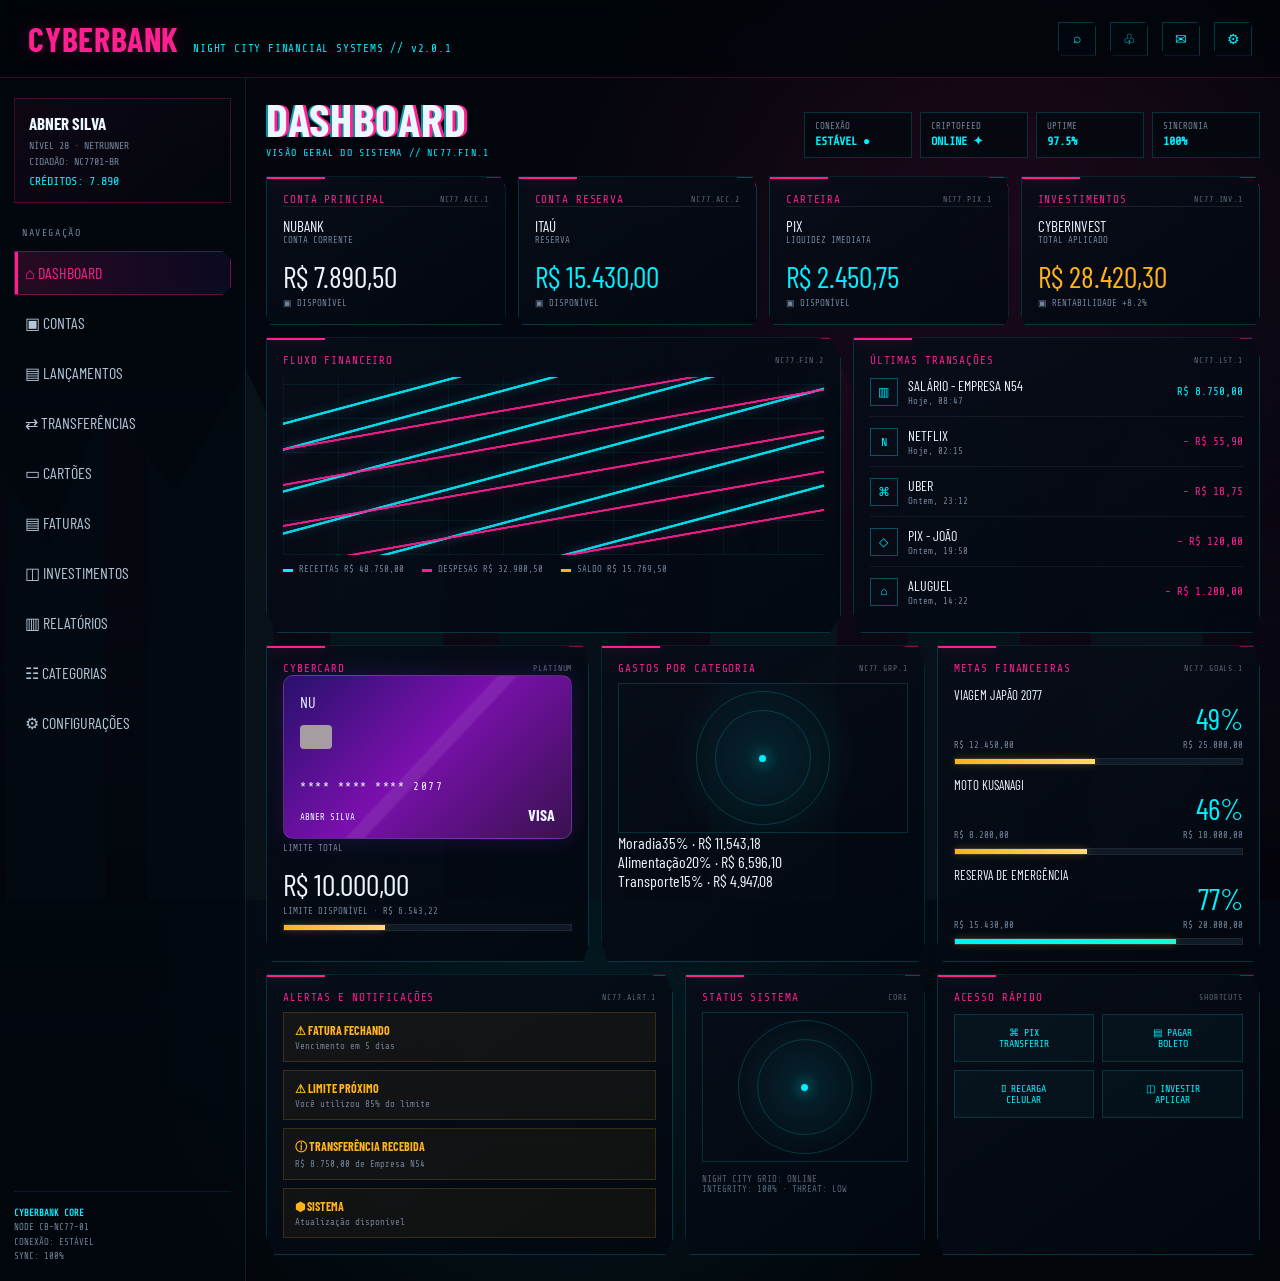
<file: docs/prototype/dashboard-v2.html>
<!doctype html><html lang="pt-BR"><head><meta charset="utf-8"><meta name="viewport" content="width=device-width,initial-scale=1"><title>CYBERBANK // Dashboard V2</title><link rel="preconnect" href="https://fonts.googleapis.com"><link rel="preconnect" href="https://fonts.gstatic.com" crossorigin><link href="https://fonts.googleapis.com/css2?family=Barlow+Condensed:wght@400;500;600;700&family=Share+Tech+Mono&display=swap" rel="stylesheet"><link rel="stylesheet" href="style-v2.css"></head><body><div class="screen"><div class="city"></div><header class="topbar"><div class="brand"><b>CYBERBANK</b><small>NIGHT CITY FINANCIAL SYSTEMS // v2.0.1</small></div><div class="top-actions"><button class="top-action">⌕</button><button class="top-action">♧</button><button class="top-action">✉</button><button class="top-action">⚙</button></div></header><div class="layout"><aside class="sidebar"><div class="profile"><div class="name">ABNER SILVA</div><div class="meta">NÍVEL 28 · NETRUNNER<br>CIDADÃO: NC7701-BR</div><div class="credits">CRÉDITOS: 7.890</div></div><div class="nav-title">NAVEGAÇÃO</div><div class="nav-item active">⌂ DASHBOARD</div><div class="nav-item">▣ CONTAS</div><div class="nav-item">▤ LANÇAMENTOS</div><div class="nav-item">⇄ TRANSFERÊNCIAS</div><div class="nav-item">▭ CARTÕES</div><div class="nav-item">▤ FATURAS</div><div class="nav-item">◫ INVESTIMENTOS</div><div class="nav-item">▥ RELATÓRIOS</div><div class="nav-item">☷ CATEGORIAS</div><div class="nav-item">⚙ CONFIGURAÇÕES</div><div class="side-footer"><strong>CYBERBANK CORE</strong>NODE CB-NC77-01<br>CONEXÃO: ESTÁVEL<br>SYNC: 100%</div></aside><section class="content"><div class="page-head"><div class="page-title"><h1>DASHBOARD</h1><p>VISÃO GERAL DO SISTEMA // NC77.FIN.1</p></div><div class="status-rack"><div class="status-chip">CONEXÃO<strong>ESTÁVEL ●</strong></div><div class="status-chip">CRIPTOFEED<strong>ONLINE ✦</strong></div><div class="status-chip">UPTIME<strong>97.5%</strong></div><div class="status-chip">SINCRONIA<strong>100%</strong></div></div></div><div class="dash-grid"><div class="panel span3"><div class="panel-title">CONTA PRINCIPAL <span class="code">NC77.ACC.1</span></div><div class="account"><div class="name">NUBANK</div><div class="bank">CONTA CORRENTE</div><div class="amount">R$ 7.890,50</div><div class="subline">▣ DISPONÍVEL</div></div></div><div class="panel span3"><div class="panel-title">CONTA RESERVA <span class="code">NC77.ACC.2</span></div><div class="account"><div class="name">ITAÚ</div><div class="bank">RESERVA</div><div class="amount cyan">R$ 15.430,00</div><div class="subline">▣ DISPONÍVEL</div></div></div><div class="panel span3"><div class="panel-title">CARTEIRA <span class="code">NC77.PIX.1</span></div><div class="account"><div class="name">PIX</div><div class="bank">LIQUIDEZ IMEDIATA</div><div class="amount cyan">R$ 2.450,75</div><div class="subline">▣ DISPONÍVEL</div></div></div><div class="panel span3"><div class="panel-title">INVESTIMENTOS <span class="code">NC77.INV.1</span></div><div class="account"><div class="name">CYBERINVEST</div><div class="bank">TOTAL APLICADO</div><div class="amount gold">R$ 28.420,30</div><div class="subline">▣ RENTABILIDADE +8.2%</div></div></div><div class="panel span7"><div class="panel-title">FLUXO FINANCEIRO <span class="code">NC77.FIN.2</span></div><div class="chart"></div><div class="legend"><span><i class="c"></i>RECEITAS R$ 48.750,00</span><span><i class="p"></i>DESPESAS R$ 32.980,50</span><span><i class="g"></i>SALDO R$ 15.769,50</span></div></div><div class="panel span5"><div class="panel-title">ÚLTIMAS TRANSAÇÕES <span class="code">NC77.LST.1</span></div><div class="txn"><div class="icon">▥</div><div class="desc">SALÁRIO - EMPRESA N54<small>Hoje, 08:47</small></div><div class="credit">R$ 8.750,00</div></div><div class="txn"><div class="icon">N</div><div class="desc">NETFLIX<small>Hoje, 02:15</small></div><div class="debit">- R$ 55,90</div></div><div class="txn"><div class="icon">⌘</div><div class="desc">UBER<small>Ontem, 23:12</small></div><div class="debit">- R$ 18,75</div></div><div class="txn"><div class="icon">◇</div><div class="desc">PIX - JOÃO<small>Ontem, 19:50</small></div><div class="debit">- R$ 120,00</div></div><div class="txn"><div class="icon">⌂</div><div class="desc">ALUGUEL<small>Ontem, 14:22</small></div><div class="debit">- R$ 1.200,00</div></div></div><div class="panel span4"><div class="panel-title">CYBERCARD <span class="code">PLATINUM</span></div><div class="card"><div>NU</div><div class="chip"></div><div class="number">**** **** **** 2077</div><div class="holder">ABNER SILVA</div><div class="visa">VISA</div></div><div class="subline">LIMITE TOTAL</div><div class="amount">R$ 10.000,00</div><div class="subline">LIMITE DISPONÍVEL · R$ 6.543,22</div><div class="progress"><span style="width:35%"></span></div></div><div class="panel span4"><div class="panel-title">GASTOS POR CATEGORIA <span class="code">NC77.GRP.1</span></div><div class="radar"><div class="dot"></div></div><div class="metric"><span>Moradia</span><span>35% · R$ 11.543,18</span></div><div class="metric"><span>Alimentação</span><span>20% · R$ 6.596,10</span></div><div class="metric"><span>Transporte</span><span>15% · R$ 4.947,08</span></div></div><div class="panel span4"><div class="panel-title">METAS FINANCEIRAS <span class="code">NC77.GOALS.1</span></div><div class="goal"><div class="goal-head"><span>VIAGEM JAPÃO 2077</span><b class="amount cyan">49%</b></div><div class="goal-meta"><span>R$ 12.450,00</span><span>R$ 25.000,00</span></div><div class="progress"><span style="width:49%"></span></div></div><div class="goal"><div class="goal-head"><span>MOTO KUSANAGI</span><b class="amount cyan">46%</b></div><div class="goal-meta"><span>R$ 8.200,00</span><span>R$ 18.000,00</span></div><div class="progress"><span style="width:46%"></span></div></div><div class="goal"><div class="goal-head"><span>RESERVA DE EMERGÊNCIA</span><b class="amount cyan">77%</b></div><div class="goal-meta"><span>R$ 15.430,00</span><span>R$ 20.000,00</span></div><div class="progress"><span style="width:77%;background:linear-gradient(90deg,var(--cyan),var(--green))"></span></div></div></div><div class="panel span5"><div class="panel-title">ALERTAS E NOTIFICAÇÕES <span class="code">NC77.ALRT.1</span></div><div class="alert"><b>⚠ FATURA FECHANDO</b><span>Vencimento em 5 dias</span></div><div class="alert"><b>⚠ LIMITE PRÓXIMO</b><span>Você utilizou 85% do limite</span></div><div class="alert"><b>ⓘ TRANSFERÊNCIA RECEBIDA</b><span>R$ 8.750,00 de Empresa N54</span></div><div class="alert"><b>⬢ SISTEMA</b><span>Atualização disponível</span></div></div><div class="panel span3"><div class="panel-title">STATUS SISTEMA <span class="code">CORE</span></div><div class="radar"><div class="dot"></div></div><div class="bottom-note">NIGHT CITY GRID: ONLINE<br>INTEGRITY: 100% · THREAT: LOW</div></div><div class="panel span4"><div class="panel-title">ACESSO RÁPIDO <span class="code">SHORTCUTS</span></div><div class="quick"><button>⌘ PIX<br>TRANSFERIR</button><button>▤ PAGAR<br>BOLETO</button><button>▯ RECARGA<br>CELULAR</button><button>◫ INVESTIR<br>APLICAR</button></div></div></div></section></div></div></body></html>
</file>
<file: prototipo/assets/css/cyber.css>
/* =========================================================================
   CYBERBANK // linguagem visual do prototipo
   Direcao: HUD denso. Telemetria e moldura; o numero que importa e o maior
   elemento da tela. Regras em docs/06-interface/direcao-visual.md
   ========================================================================= */

:root{
  --void:#04070c;
  --bg:#06090f;
  --panel:#0a1018;
  --panel-2:#0d141d;
  --line:#1b2b38;
  --line-hot:rgba(0,240,255,.28);

  --cyan:#00f0ff;
  --pink:#ff1f91;
  --acid:#f7f13c;
  --lime:#5cff9d;
  --rust:#ff6b35;

  --ink:#e8f4f8;
  --muted:#5f7688;
  --dim:#3d4f5e;

  --mono:'Share Tech Mono','JetBrains Mono','Consolas',monospace;
  --disp:'Chakra Petch','Rajdhani','Segoe UI',system-ui,sans-serif;

  --chamfer:polygon(0 10px,10px 0,100% 0,100% calc(100% - 10px),calc(100% - 10px) 100%,0 100%);
  --chamfer-sm:polygon(0 6px,6px 0,100% 0,100% calc(100% - 6px),calc(100% - 6px) 100%,0 100%);
}

*{box-sizing:border-box;margin:0;padding:0}
html,body{height:100%}
body{
  background:var(--void);color:var(--ink);
  font-family:var(--disp);font-size:15px;line-height:1.45;
  -webkit-font-smoothing:antialiased;
  overflow-x:hidden;
}

/* ---------- atmosfera: grid, scanline, vinheta ---------- */
.atmos{position:fixed;inset:0;pointer-events:none;z-index:0}
.atmos::before{ /* grade de perspectiva */
  content:'';position:absolute;inset:0;
  background:
    linear-gradient(rgba(0,240,255,.045) 1px,transparent 1px) 0 0/100% 46px,
    linear-gradient(90deg,rgba(0,240,255,.045) 1px,transparent 1px) 0 0/46px 100%;
  mask-image:radial-gradient(ellipse at 50% 0%,#000 10%,transparent 78%);
}
.atmos::after{ /* scanlines + vinheta */
  content:'';position:absolute;inset:0;
  background:
    repeating-linear-gradient(to bottom,rgba(0,0,0,.34) 0 1px,transparent 1px 3px),
    radial-gradient(ellipse at 50% 40%,transparent 30%,rgba(0,0,0,.72) 100%);
  opacity:.55;
}
.glow-cyan,.glow-pink{position:fixed;border-radius:50%;filter:blur(120px);pointer-events:none;z-index:0}
.glow-cyan{width:52vw;height:52vw;left:-18vw;top:-16vw;background:rgba(0,240,255,.10)}
.glow-pink{width:46vw;height:46vw;right:-16vw;bottom:-20vw;background:rgba(255,31,145,.09)}

/* ---------- tipografia ---------- */
.eyebrow{font:10px/1.4 var(--mono);letter-spacing:.22em;color:var(--cyan);text-transform:uppercase}
.tele{font:10px/1.5 var(--mono);letter-spacing:.14em;color:var(--muted);text-transform:uppercase}
.tele b{color:var(--cyan);font-weight:400}
h1,h2,h3{font-family:var(--disp);font-weight:700;text-transform:uppercase;letter-spacing:-.01em;line-height:.92}

.glitch{position:relative;display:inline-block}
.glitch::before,.glitch::after{
  content:attr(data-t);position:absolute;left:0;top:0;width:100%;
  clip-path:inset(0 0 55% 0);opacity:.85;pointer-events:none;
}
.glitch::before{color:var(--pink);opacity:.5;transform:translate(-3px,-1px)}
.glitch::after{color:var(--cyan);opacity:.5;transform:translate(3px,1px);clip-path:inset(52% 0 0 0)}
@media (prefers-reduced-motion:no-preference){
  .glitch::before{animation:gl1 5.5s infinite steps(1)}
  .glitch::after{animation:gl2 4.7s infinite steps(1)}
}
@keyframes gl1{0%,92%,100%{transform:translate(-2px,-1px)}94%{transform:translate(-7px,1px)}97%{transform:translate(3px,-2px)}}
@keyframes gl2{0%,90%,100%{transform:translate(2px,1px)}93%{transform:translate(8px,-1px)}96%{transform:translate(-4px,2px)}}

/* ---------- paineis ---------- */
.panel{
  position:relative;background:var(--panel);
  border:1px solid var(--line);clip-path:var(--chamfer);
  padding:18px 20px;
}
.panel.hot{border-color:var(--line-hot);box-shadow:0 0 0 1px rgba(0,240,255,.05),0 18px 60px rgba(0,0,0,.6)}
.panel-head{display:flex;align-items:baseline;justify-content:space-between;gap:12px;margin-bottom:14px}
.panel-head h3{font-size:15px;letter-spacing:.06em;color:var(--ink)}
.corner{position:absolute;width:8px;height:8px;border:1px solid var(--cyan);opacity:.6}
.corner.tr{top:6px;right:6px;border-left:0;border-bottom:0}
.corner.bl{bottom:6px;left:6px;border-right:0;border-top:0}

/* ---------- botoes ---------- */
.btn{
  font:600 12px/1 var(--disp);letter-spacing:.14em;text-transform:uppercase;
  padding:12px 18px;background:transparent;color:var(--cyan);
  border:1px solid var(--cyan);cursor:pointer;clip-path:var(--chamfer-sm);
  transition:background .12s,color .12s,box-shadow .12s;
}
.btn:hover{background:rgba(0,240,255,.12);box-shadow:0 0 18px rgba(0,240,255,.25)}
.btn.primary{background:var(--acid);border-color:var(--acid);color:#0a0a05;font-weight:700}
.btn.primary:hover{box-shadow:0 0 24px rgba(247,241,60,.4);background:#fffa5e}
.btn.danger{color:var(--pink);border-color:var(--pink)}
.btn.danger:hover{background:rgba(255,31,145,.14);box-shadow:0 0 18px rgba(255,31,145,.25)}
.btn.ghost{color:var(--muted);border-color:var(--line)}
.btn.ghost:hover{color:var(--ink);border-color:var(--dim);background:rgba(255,255,255,.03)}
.btn:disabled{opacity:.32;cursor:not-allowed;box-shadow:none;background:transparent}
.btn.sm{padding:8px 12px;font-size:10px}

/* ---------- campos ---------- */
.field{margin-bottom:14px}
.field label{display:block;font:10px var(--mono);letter-spacing:.16em;color:var(--cyan);margin-bottom:6px;text-transform:uppercase}
.field input,.field select,.field textarea{
  width:100%;padding:12px 13px;background:#03060b;border:1px solid var(--line);
  color:var(--ink);font:14px var(--mono);outline:none;clip-path:var(--chamfer-sm);
}
.field input:focus,.field select:focus{border-color:var(--pink);box-shadow:0 0 16px rgba(255,31,145,.18)}
.field select{cursor:pointer}
.row{display:grid;grid-template-columns:1fr 1fr;gap:12px}

/* ---------- numeros ---------- */
.metric{display:flex;flex-direction:column;gap:4px}
.metric .lbl{font:10px var(--mono);letter-spacing:.16em;color:var(--muted);text-transform:uppercase}
.metric .val{font:700 clamp(28px,4vw,44px)/1 var(--disp);letter-spacing:-.02em;font-variant-numeric:tabular-nums}
.metric .val.cy{color:var(--cyan)}
.metric .val.ac{color:var(--acid)}
.metric .val.pk{color:var(--pink)}
.metric .val.lm{color:var(--lime)}
.metric .sub{font:10px var(--mono);color:var(--dim);letter-spacing:.1em}
.neg{color:var(--pink)}
.pos{color:var(--lime)}

/* ---------- tags ---------- */
.tag{
  display:inline-flex;align-items:center;gap:5px;
  font:9px var(--mono);letter-spacing:.14em;text-transform:uppercase;
  padding:3px 7px;border:1px solid var(--line);color:var(--muted);
}
.tag.prev{color:var(--acid);border-color:rgba(247,241,60,.4)}
.tag.prov{color:var(--cyan);border-color:rgba(0,240,255,.4)}
.tag.real{color:var(--lime);border-color:rgba(92,255,157,.35)}
.tag.pend{color:var(--pink);border-color:rgba(255,31,145,.45)}
.tag.transf{color:var(--cyan);border-color:rgba(0,240,255,.35)}

/* ---------- barra de progresso HUD ---------- */
.bar{height:4px;background:#0b1622;overflow:hidden;position:relative}
.bar>i{display:block;height:100%;background:linear-gradient(90deg,var(--cyan),var(--pink))}

/* ---------- utilitarios ---------- */
.stack{display:flex;flex-direction:column}
.hstack{display:flex;align-items:center}
.gap6{gap:6px}.gap10{gap:10px}.gap14{gap:14px}.gap20{gap:20px}
.between{justify-content:space-between}
.wrap{flex-wrap:wrap}
.grow{flex:1}
.mt10{margin-top:10px}.mt18{margin-top:18px}.mt28{margin-top:28px}
.center{text-align:center}
.hidden{display:none !important}
.scroll{overflow-y:auto}
.scroll::-webkit-scrollbar{width:8px}
.scroll::-webkit-scrollbar-track{background:#060a10}
.scroll::-webkit-scrollbar-thumb{background:var(--line)}
</file>
<file: docs/prototype/style-v2.css>
:root{--bg:#02050a;--panel:rgba(5,10,18,.90);--panel2:rgba(9,14,25,.92);--ink:#ecf6ff;--muted:#71849a;--cyan:#00f0ff;--pink:#ff1f91;--violet:#8a2cff;--gold:#ffb21a;--green:#14ffd0;--red:#ff335c;--line:rgba(0,240,255,.22);--display:'Barlow Condensed',Arial,sans-serif;--mono:'Share Tech Mono',monospace}*{box-sizing:border-box}html,body{margin:0;min-height:100%;background:var(--bg);color:var(--ink)}body{font-family:var(--display);overflow-x:hidden}button,input{font:inherit}.screen{min-height:100vh;position:relative;isolation:isolate;background:radial-gradient(circle at 78% 18%,rgba(255,31,145,.10),transparent 32%),radial-gradient(circle at 45% 80%,rgba(0,240,255,.08),transparent 35%),linear-gradient(180deg,#02050a 0,#040813 55%,#02050a 100%)}.screen:before{content:'';position:fixed;inset:0;pointer-events:none;z-index:50;opacity:.14;background:repeating-linear-gradient(180deg,rgba(255,255,255,.035),rgba(255,255,255,.035) 1px,transparent 1px,transparent 4px)}.screen:after{content:'';position:fixed;inset:0;pointer-events:none;z-index:49;background-image:radial-gradient(rgba(255,255,255,.16) .7px,transparent .7px);background-size:5px 5px;opacity:.04}.city{position:fixed;inset:0;z-index:-2;overflow:hidden;background:linear-gradient(to top,rgba(0,240,255,.07),transparent 45%)}.city:before{content:'';position:absolute;left:-5%;right:-5%;bottom:-5%;height:72%;background:linear-gradient(90deg,transparent 0 5%,#07111a 5% 12%,transparent 12% 15%,#081018 15% 24%,transparent 24% 28%,#09131c 28% 36%,transparent 36% 40%,#071019 40% 49%,transparent 49% 55%,#09131b 55% 64%,transparent 64% 69%,#081019 69% 77%,transparent 77% 82%,#0a111a 82% 90%,transparent 90%),linear-gradient(to top,#010307,transparent);clip-path:polygon(0 34%,4% 25%,8% 38%,12% 16%,17% 30%,22% 11%,27% 34%,33% 19%,38% 43%,43% 8%,48% 29%,53% 15%,58% 40%,63% 6%,69% 29%,74% 13%,80% 37%,86% 18%,92% 30%,100% 15%,100% 100%,0 100%);filter:drop-shadow(0 0 30px rgba(255,31,145,.12))}.city:after{content:'';position:absolute;left:0;right:0;bottom:-14%;height:55%;background:repeating-linear-gradient(90deg,transparent 0 42px,rgba(0,240,255,.10) 43px,transparent 44px 84px);transform:perspective(260px) rotateX(65deg) scale(1.8);transform-origin:bottom;opacity:.35}.topbar{height:78px;display:flex;align-items:center;justify-content:space-between;padding:0 28px;border-bottom:1px solid rgba(255,31,145,.22);background:rgba(1,5,11,.80);backdrop-filter:blur(12px)}.brand{display:flex;align-items:baseline;gap:14px;font-weight:700;letter-spacing:.05em}.brand b{font-size:34px;color:var(--pink);text-shadow:0 0 18px rgba(255,31,145,.28)}.brand small{font:11px var(--mono);color:var(--cyan)}.top-actions{display:flex;align-items:center;gap:14px}.top-action{width:38px;height:34px;border:1px solid rgba(0,240,255,.22);background:rgba(0,10,18,.45);color:var(--cyan);font:14px var(--mono);clip-path:polygon(0 0,92% 0,100% 16%,100% 100%,8% 100%,0 84%)}.layout{display:grid;grid-template-columns:246px 1fr;min-height:calc(100vh - 78px)}.sidebar{border-right:1px solid rgba(0,240,255,.12);background:linear-gradient(180deg,rgba(2,7,14,.86),rgba(2,8,15,.64));padding:20px 14px 18px;display:flex;flex-direction:column}.profile{border:1px solid rgba(255,31,145,.24);padding:14px;margin-bottom:20px;background:linear-gradient(135deg,rgba(255,31,145,.05),transparent)}.profile .name{font-size:17px;font-weight:700}.profile .meta{font:10px/1.6 var(--mono);color:var(--muted);margin-top:5px}.credits{color:var(--cyan);font:12px var(--mono);margin-top:4px}.nav-title{font:10px var(--mono);color:var(--muted);letter-spacing:.16em;margin:4px 8px 10px}.nav-item{display:flex;align-items:center;gap:12px;padding:11px 10px;margin:3px 0;border:1px solid transparent;color:#b4c7d8;font-size:16px;cursor:pointer;clip-path:polygon(0 0,96% 0,100% 18%,100% 82%,96% 100%,0 100%)}.nav-item:hover{background:rgba(0,240,255,.06);color:var(--cyan)}.nav-item.active{border-color:rgba(255,31,145,.34);background:linear-gradient(90deg,rgba(255,31,145,.15),rgba(137,44,255,.08));color:var(--pink);box-shadow:inset 3px 0 var(--pink),0 0 18px rgba(255,31,145,.05)}.side-footer{margin-top:auto;border-top:1px solid rgba(0,240,255,.10);padding-top:14px;color:var(--muted);font:9px var(--mono);line-height:1.6}.side-footer strong{display:block;color:var(--cyan)}.content{padding:20px 20px 26px;min-width:0}.page-head{display:flex;align-items:flex-end;justify-content:space-between;gap:20px;margin-bottom:18px}.page-title h1{margin:0;font-size:46px;line-height:.9;text-transform:uppercase;letter-spacing:.015em}.page-title p{margin:8px 0 0;color:var(--cyan);font:10px var(--mono);letter-spacing:.12em}.status-rack{display:flex;gap:8px;flex-wrap:wrap;justify-content:flex-end}.status-chip{min-width:108px;border:1px solid rgba(0,240,255,.18);padding:8px 10px;background:rgba(0,8,15,.65);font:9px var(--mono);color:var(--muted)}.status-chip strong{display:block;color:var(--cyan);font-size:12px;margin-top:3px}.dash-grid{display:grid;grid-template-columns:repeat(12,minmax(0,1fr));gap:12px}.panel{position:relative;background:linear-gradient(145deg,rgba(8,14,25,.91),rgba(2,8,16,.88));border:1px solid rgba(0,240,255,.18);padding:16px;min-width:0;overflow:hidden;clip-path:polygon(0 0,98% 0,100% 7%,100% 94%,98% 100%,2% 100%,0 93%)}.panel:before{content:'';position:absolute;left:0;top:0;width:58px;height:2px;background:var(--pink);box-shadow:0 0 14px rgba(255,31,145,.45)}.panel:after{content:'';position:absolute;right:0;top:0;width:18px;height:8px;border-top:1px solid rgba(255,31,145,.48);border-right:1px solid rgba(255,31,145,.48)}.span3{grid-column:span 3}.span4{grid-column:span 4}.span5{grid-column:span 5}.span6{grid-column:span 6}.span7{grid-column:span 7}.span8{grid-column:span 8}.span12{grid-column:1/-1}.panel-title{display:flex;align-items:center;justify-content:space-between;font:11px var(--mono);color:var(--pink);letter-spacing:.08em;text-transform:uppercase}.code{color:#58697b;font:8px var(--mono)}.amount{font:30px var(--display);margin-top:13px}.amount.cyan{color:var(--cyan)}.amount.gold{color:var(--gold)}.amount.pink{color:var(--pink)}.subline{margin-top:4px;color:var(--muted);font:9px var(--mono)}.account-grid{display:grid;grid-template-columns:repeat(2,minmax(0,1fr));gap:10px}.account{border-top:1px solid rgba(255,255,255,.08);padding-top:10px}.account .name{font-size:15px}.account .bank{font:9px var(--mono);color:var(--muted)}.chart{height:178px;margin-top:10px;position:relative;background:repeating-linear-gradient(0deg,rgba(0,240,255,.07) 0 1px,transparent 1px 34px),repeating-linear-gradient(90deg,rgba(0,240,255,.05) 0 1px,transparent 1px 55px)}.chart:before,.chart:after{content:'';position:absolute;inset:0;background-size:100% 100%;pointer-events:none}.chart:before{background-image:linear-gradient(165deg,transparent 0 14%,rgba(0,240,255,.9) 14.2% 14.8%,transparent 15% 22%,rgba(0,240,255,.9) 22.2% 22.8%,transparent 23% 35%,rgba(0,240,255,.9) 35.2% 35.8%,transparent 36% 48%,rgba(0,240,255,.9) 48.2% 48.8%,transparent 49% 63%,rgba(0,240,255,.9) 63.2% 63.8%,transparent 64% 78%,rgba(0,240,255,.9) 78.2% 78.8%,transparent 79% 100%);filter:drop-shadow(0 0 5px rgba(0,240,255,.32))}.chart:after{background-image:linear-gradient(170deg,transparent 0 26%,rgba(255,31,145,.9) 26.2% 26.8%,transparent 27% 39%,rgba(255,31,145,.9) 39.2% 39.8%,transparent 40% 54%,rgba(255,31,145,.9) 54.2% 54.8%,transparent 55% 69%,rgba(255,31,145,.9) 69.2% 69.8%,transparent 70% 83%,rgba(255,31,145,.9) 83.2% 83.8%,transparent 84% 100%);filter:drop-shadow(0 0 5px rgba(255,31,145,.30))}.legend{display:flex;gap:18px;margin-top:9px;font:9px var(--mono);color:var(--muted)}.legend i{display:inline-block;width:10px;height:3px;margin-right:6px}.legend .c{background:var(--cyan)}.legend .p{background:var(--pink)}.legend .g{background:var(--gold)}.txn{display:grid;grid-template-columns:28px 1fr auto;align-items:center;gap:10px;padding:10px 0;border-bottom:1px solid rgba(255,255,255,.06)}.txn:last-child{border-bottom:0}.icon{width:28px;height:28px;border:1px solid rgba(0,240,255,.32);display:grid;place-items:center;color:var(--cyan);font:12px var(--mono)}.txn .desc{font-size:14px}.txn small{display:block;color:var(--muted);font:9px var(--mono);margin-top:2px}.txn .credit{color:var(--cyan);font:11px var(--mono)}.txn .debit{color:var(--pink);font:11px var(--mono)}.card{background:linear-gradient(135deg,#28116c,#7a10ad 48%,#38124f);border:1px solid rgba(255,255,255,.12);height:164px;padding:16px;border-radius:10px;box-shadow:0 0 25px rgba(138,44,255,.18);position:relative;overflow:hidden}.card:after{content:'';position:absolute;inset:0;background:linear-gradient(120deg,transparent 0 48%,rgba(255,255,255,.08) 49% 53%,transparent 54%);transform:skewX(-20deg)}.chip{width:32px;height:24px;border-radius:4px;background:#b7b5aa;opacity:.85;margin-top:14px}.card .number{position:absolute;left:16px;bottom:45px;font:11px var(--mono);letter-spacing:.14em}.card .holder{position:absolute;left:16px;bottom:16px;font:9px var(--mono)}.card .visa{position:absolute;right:16px;bottom:14px;font-weight:700}.progress{height:7px;background:#101a26;border:1px solid rgba(255,255,255,.06);margin-top:8px}.progress span{display:block;height:100%;background:linear-gradient(90deg,var(--gold),#ffdb68);box-shadow:0 0 8px rgba(255,178,26,.30)}.goal{margin:12px 0 0}.goal-head{display:flex;justify-content:space-between;gap:10px;font-size:13px}.goal-meta{display:flex;justify-content:space-between;font:9px var(--mono);color:var(--muted);margin-top:4px}.alert{padding:10px 11px;border:1px solid rgba(255,178,26,.17);background:rgba(255,178,26,.05);margin-top:8px}.alert b{display:block;color:var(--gold);font-size:12px}.alert span{display:block;font:9px var(--mono);color:var(--muted);margin-top:3px}.quick{display:grid;grid-template-columns:1fr 1fr;gap:8px;margin-top:10px}.quick button{padding:12px 8px;background:rgba(0,240,255,.03);border:1px solid rgba(0,240,255,.16);color:var(--cyan);font:10px var(--mono);cursor:pointer}.radar{height:150px;border:1px solid rgba(0,240,255,.16);position:relative;display:grid;place-items:center;margin-top:8px;background:radial-gradient(circle,rgba(0,240,255,.11),transparent 58%)}.radar:before,.radar:after{content:'';position:absolute;border:1px solid rgba(0,240,255,.18);border-radius:50%}.radar:before{width:94px;height:94px}.radar:after{width:132px;height:132px}.radar .dot{width:7px;height:7px;background:var(--cyan);box-shadow:0 0 14px var(--cyan);border-radius:50%}.bottom-note{margin-top:12px;color:#51677b;font:9px var(--mono)}.login-wrap{min-height:calc(100vh - 78px);display:grid;place-items:center;padding:40px 20px}.terminal{width:min(1020px,100%);display:grid;grid-template-columns:1.05fr .95fr;background:var(--panel);border:1px solid rgba(0,240,255,.22);box-shadow:0 30px 100px rgba(0,0,0,.6),0 0 30px rgba(0,240,255,.06);clip-path:polygon(0 0,98% 0,100% 4%,100% 100%,2% 100%,0 96%)}.hero{padding:52px 48px;border-right:1px solid rgba(0,240,255,.12)}.eyebrow{font:10px var(--mono);color:var(--pink);letter-spacing:.16em}h1{font-size:clamp(58px,8vw,100px);line-height:.78;margin:18px 0 22px;text-transform:uppercase;text-shadow:3px 0 var(--pink),-2px 0 rgba(0,240,255,.62)}.sub{font-size:20px;color:#c3d1dc;max-width:420px}.readouts{display:grid;grid-template-columns:repeat(3,1fr);gap:10px;margin-top:40px}.readout{padding-top:8px;border-top:1px solid rgba(0,240,255,.2);font:9px var(--mono);color:var(--muted)}.readout strong{display:block;color:var(--cyan);font-size:13px;margin-top:3px}.auth{padding:46px 42px}.auth-title{font-size:38px;line-height:.88;text-transform:uppercase}.field{margin-top:22px}label{display:block;color:var(--cyan);font:10px var(--mono);letter-spacing:.14em;margin-bottom:7px}input{width:100%;padding:14px;background:#03070c;border:1px solid #30414e;color:var(--ink);outline:none;font:14px var(--mono)}input:focus{border-color:var(--pink);box-shadow:inset 3px 0 var(--pink),0 0 16px rgba(255,31,145,.10)}.actions{display:grid;gap:10px;margin-top:24px}.btn{padding:15px;background:var(--pink);border:1px solid var(--pink);color:#08020a;font-weight:700;letter-spacing:.12em;text-transform:uppercase;cursor:pointer;clip-path:polygon(0 0,97% 0,100% 18%,100% 100%,3% 100%,0 80%)}.btn.secondary{background:transparent;color:var(--cyan);border-color:var(--cyan)}.hint{margin-top:22px;padding-top:16px;border-top:1px dashed rgba(255,255,255,.10);font:9px/1.6 var(--mono);color:var(--muted)}.view{display:none}.view.active{display:block}.footer{position:fixed;left:18px;bottom:12px;color:#45596b;font:8px var(--mono);z-index:60}.toast{position:fixed;right:18px;bottom:18px;transform:translateY(100px);transition:.2s;background:#061019;border-left:3px solid var(--pink);padding:12px 14px;font:10px var(--mono);z-index:80}.toast.show{transform:translateY(0)}@media(max-width:1100px){.layout{grid-template-columns:210px 1fr}.span3{grid-column:span 6}.span4,.span5,.span6,.span7,.span8{grid-column:span 12}}@media(max-width:760px){.layout{grid-template-columns:1fr}.sidebar{display:none}.content{padding:14px}.dash-grid{grid-template-columns:1fr}.span3,.span4,.span5,.span6,.span7,.span8,.span12{grid-column:1/-1}.terminal{grid-template-columns:1fr}.hero{border-right:0;border-bottom:1px solid rgba(0,240,255,.12);padding:36px 28px}.auth{padding:34px 28px}.brand b{font-size:25px}.status-rack{display:none}}
</file>
<file: prototipo/assets/css/app.css>
/* CYBERBANK // layout do terminal (app.html) */

/* ---------- header ---------- */
.hdr{position:sticky;top:0;z-index:40;display:flex;align-items:center;justify-content:space-between;gap:20px;
  padding:10px 20px;background:rgba(4,7,12,.97);border-bottom:1px solid var(--line-hot)}
.mark{font:700 19px var(--disp);letter-spacing:.16em}.mark i{color:var(--cyan);font-style:normal}
.hdr strong{font:600 14px var(--disp);letter-spacing:.08em;color:var(--ink)}
.clockbox{padding:6px 12px;border:1px solid var(--line);clip-path:var(--chamfer-sm);background:rgba(0,0,0,.35)}
.avatar{width:34px;height:34px;display:grid;place-items:center;background:var(--pink);color:#fff;
  font:700 15px var(--disp);clip-path:var(--chamfer-sm)}

/* seletor de ambiente — sempre visivel, nunca deixa duvida de contexto */
.amb{position:relative;display:flex;align-items:center;gap:10px;padding:6px 12px;cursor:pointer;
  border:1px solid var(--line-hot);background:rgba(0,240,255,.05)}
/* sem clip-path aqui: clip-path recorta TODOS os descendentes ao proprio retangulo,
   e o dropdown do ambiente vive fora dele. Achado do prototipo. */
.amb:hover{background:rgba(0,240,255,.11)}
.amb .dot{width:9px;height:9px;background:var(--cyan);box-shadow:0 0 10px currentColor}
.amb .caret{color:var(--muted);font-size:11px}
.ambmenu{display:none;position:absolute;top:calc(100% + 7px);left:0;min-width:230px;z-index:60;
  background:var(--panel-2);border:1px solid var(--line-hot);clip-path:var(--chamfer-sm);padding:6px}
.ambmenu.open{display:block}
.ambmenu button{display:flex;align-items:center;gap:10px;width:100%;padding:10px 12px;background:transparent;
  border:0;color:var(--ink);font:600 13px var(--disp);letter-spacing:.08em;cursor:pointer;text-align:left}
.ambmenu button:hover{background:rgba(0,240,255,.1)}
.ambmenu button small{display:block;font:9px var(--mono);color:var(--muted);letter-spacing:.14em;white-space:nowrap}
.ambmenu .sep{padding:8px 12px;font:9px var(--mono);color:var(--dim);letter-spacing:.18em;border-bottom:1px solid var(--line);margin-bottom:4px}

/* ---------- shell ---------- */
.shell{position:relative;z-index:1;display:grid;grid-template-columns:76px 1fr;height:calc(100vh - 57px)}
.rail{display:flex;flex-direction:column;align-items:center;gap:4px;padding:14px 0;border-right:1px solid var(--line);background:rgba(0,0,0,.3)}
.nav{width:60px;padding:11px 0;background:transparent;border:1px solid transparent;color:var(--muted);
  font:9px var(--mono);letter-spacing:.1em;cursor:pointer;display:flex;flex-direction:column;align-items:center;gap:5px}
.nav span{font-size:17px;line-height:1}
.nav:hover{color:var(--ink);border-color:var(--line)}
.nav.on{color:var(--void);background:var(--cyan);border-color:var(--cyan);font-weight:700}
.railfoot{margin-top:auto;text-align:center;line-height:1.3;color:var(--dim)}
.main{padding:24px 26px 120px}

/* ---------- cabecalho de tela ---------- */
.telahead{display:flex;align-items:flex-end;justify-content:space-between;gap:16px;margin-bottom:18px;flex-wrap:wrap}
.th{font-size:38px;line-height:1;margin-top:4px}
.minisel{padding:9px 12px;background:#03060b;border:1px solid var(--line);color:var(--ink);
  font:11px var(--mono);letter-spacing:.1em;outline:none;cursor:pointer;clip-path:var(--chamfer-sm)}

/* ---------- grids ---------- */
.grid4{display:grid;grid-template-columns:repeat(4,1fr);gap:14px}
.grid4 .metric .val{font-size:clamp(21px,2.1vw,31px);white-space:nowrap}
.grid4 .metric{min-height:104px;justify-content:center}
.grid-2-1{display:grid;grid-template-columns:1.35fr .65fr;gap:14px;align-items:start}
@media(max-width:1100px){.grid4{grid-template-columns:1fr 1fr}.grid-2-1{grid-template-columns:1fr}}
@media(max-width:640px){.grid4{grid-template-columns:1fr}.shell{grid-template-columns:60px 1fr}}

/* ---------- categorias ---------- */
.catrow{display:grid;grid-template-columns:1fr auto;gap:4px 12px;padding:9px 0;border-bottom:1px dashed rgba(27,43,56,.75)}
.catrow .nome{font:600 13px var(--disp);letter-spacing:.06em}
.catrow .vlr{font:600 14px var(--mono);font-variant-numeric:tabular-nums}
.catrow .bar{grid-column:1/-1;margin-top:5px}
.catrow .meta{grid-column:1/-1;font:9px var(--mono);color:var(--dim);letter-spacing:.12em}
.guardadoline{margin-top:14px;padding:12px 14px;border:1px dashed rgba(92,255,157,.4);background:rgba(92,255,157,.05);
  display:flex;justify-content:space-between;align-items:center;gap:10px;flex-wrap:wrap}
.guardadoline .t{font:10px var(--mono);color:var(--lime);letter-spacing:.14em}
.guardadoline .v{font:700 20px var(--disp);color:var(--lime);font-variant-numeric:tabular-nums}
.guardadoline small{display:block;font:9px var(--mono);color:var(--dim);letter-spacing:.1em;margin-top:3px}

/* ---------- listas ---------- */
.item{display:grid;grid-template-columns:auto 1fr auto;gap:12px;align-items:center;padding:11px 14px;border-bottom:1px solid rgba(27,43,56,.6)}
.item:last-child{border-bottom:0}
.item:hover{background:rgba(0,240,255,.035)}
.item .d{font:9px var(--mono);color:var(--muted);letter-spacing:.08em;text-align:center;line-height:1.3}
.item .d b{display:block;color:var(--ink);font:600 14px var(--disp)}
.item .desc{font:600 14px var(--disp);letter-spacing:.03em}
.item .sub2{font:9px var(--mono);color:var(--muted);letter-spacing:.1em;margin-top:3px;display:flex;gap:7px;flex-wrap:wrap;align-items:center}
.item .amt{font:600 15px var(--mono);font-variant-numeric:tabular-nums;text-align:right;white-space:nowrap}
.extrato{max-height:calc(100vh - 250px);overflow-y:auto}
.pendrow{display:flex;justify-content:space-between;align-items:center;gap:8px;padding:9px 0;border-bottom:1px dashed rgba(27,43,56,.75)}
.pendrow:last-child{border:0}
.pendrow .l{min-width:0}
.pendrow .desc{font:600 13px var(--disp);white-space:nowrap;overflow:hidden;text-overflow:ellipsis}
.vazio{padding:18px 4px;font:10px var(--mono);color:var(--dim);letter-spacing:.14em;text-align:center}

/* ---------- fatura ---------- */
.fatgrid{display:grid;grid-template-columns:repeat(4,1fr);gap:14px;margin-bottom:14px}
@media(max-width:900px){.fatgrid{grid-template-columns:1fr 1fr}}
.fatacoes{display:flex;gap:10px;flex-wrap:wrap;margin-top:14px}
.stbadge{display:inline-block;padding:4px 10px;font:10px var(--mono);letter-spacing:.16em;border:1px solid}
.st-ABERTA{color:var(--acid);border-color:rgba(247,241,60,.5)}
.st-FECHADA{color:var(--cyan);border-color:rgba(0,240,255,.5)}
.st-FUTURA{color:var(--dim);border-color:rgba(95,118,136,.45)}
.st-PAGA{color:var(--lime);border-color:rgba(92,255,157,.45)}

/* ---------- contas / patrimonio ---------- */
.ctagrid{display:grid;grid-template-columns:repeat(auto-fill,minmax(280px,1fr));gap:14px;align-items:start}
.cta-tipo{font:9px var(--mono);letter-spacing:.16em;padding:3px 7px;border:1px solid var(--line);color:var(--muted)}

/* ---------- simulador ---------- */
.hint{font:11px/1.6 var(--mono);color:var(--muted);letter-spacing:.06em}
.hint b{color:var(--acid);font-weight:400}
.logbox{margin-top:12px;max-height:150px;font:10px/1.9 var(--mono);letter-spacing:.08em;color:var(--muted);
  border-top:1px solid var(--line);padding-top:10px}
.logbox div{padding:1px 0}
.logbox .t{color:var(--dim);margin-right:8px}
.logbox .fatura{color:var(--cyan)}.logbox .auto{color:var(--acid)}
.logbox .rend{color:var(--lime)}.logbox .novo{color:var(--pink)}

/* ---------- quick-add + modal ---------- */
.fab{position:fixed;right:26px;bottom:26px;z-index:50;width:58px;height:58px;font-size:28px;line-height:1;
  background:var(--acid);color:#0a0a05;border:0;cursor:pointer;clip-path:var(--chamfer-sm);
  box-shadow:0 0 30px rgba(247,241,60,.35)}
.fab:hover{background:#fffa5e;box-shadow:0 0 44px rgba(247,241,60,.55)}
.qa{position:fixed;inset:0;z-index:55;display:none;align-items:flex-end;justify-content:flex-end;
  padding:26px;background:rgba(2,4,8,.55)}
.qa.open{display:flex}
.qabox{width:min(420px,100%);margin-bottom:92px}
.modal{position:fixed;inset:0;z-index:60;display:none;place-items:center;padding:24px;background:rgba(2,4,8,.8)}
.modal.open{display:grid}
.fullbox{width:min(620px,100%);max-height:88vh}
.seg{display:grid;grid-template-columns:1fr 1fr;gap:0;margin-bottom:16px;border:1px solid var(--line)}
.seg.wide{grid-template-columns:repeat(5,1fr)}
.seg button{padding:10px 4px;background:transparent;border:0;border-right:1px solid var(--line);
  color:var(--muted);font:600 10px var(--disp);letter-spacing:.1em;cursor:pointer}
.seg button:last-child{border-right:0}
.seg button.on{background:var(--cyan);color:var(--void);font-weight:700}
.err{font:10px var(--mono);color:var(--pink);letter-spacing:.12em;min-height:15px;margin-bottom:8px;text-transform:uppercase}
.explica{font:10px/1.7 var(--mono);color:var(--cyan);letter-spacing:.08em;background:rgba(0,240,255,.06);
  border-left:2px solid var(--cyan);padding:9px 12px;margin-bottom:14px}

/* ---------- toast ---------- */
.toast{position:fixed;left:50%;bottom:34px;transform:translate(-50%,26px);z-index:80;opacity:0;
  padding:12px 20px;background:var(--panel-2);border:1px solid var(--cyan);clip-path:var(--chamfer-sm);
  font:11px var(--mono);letter-spacing:.12em;color:var(--ink);pointer-events:none;transition:.22s;max-width:90vw}
.toast.show{opacity:1;transform:translate(-50%,0)}
.toast.warn{border-color:var(--pink);color:var(--pink)}

/* ---------- cadastro: arvores de categoria ----------------------------------
   Um card por raiz, na cor da raiz. O campo de subcategoria mora DENTRO do card:
   e ele que responde "de quem esse filho e" — sem seletor de pai, sem modo.
   ATENCAO: nada aqui abre camada flutuante, entao o clip-path do card e seguro
   (docs/06-interface/direcao-visual.md, a armadilha do clip-path).
   -------------------------------------------------------------------------- */
.formraiz{display:grid;grid-template-columns:minmax(160px,1fr) 148px auto auto;gap:12px;align-items:end}
@media(max-width:820px){.formraiz{grid-template-columns:1fr 1fr}}
.swatches{display:flex;gap:6px}
.swatch{width:28px;height:28px;padding:0;background:var(--sw);border:0;
  cursor:pointer;clip-path:var(--chamfer-sm);opacity:.6;transition:opacity .12s,box-shadow .12s}
.swatch:hover{opacity:.85}
.swatch.on{opacity:1;box-shadow:0 0 0 1px var(--void),0 0 0 2px var(--sw),0 0 18px var(--sw)}

.arvores{display:grid;grid-template-columns:repeat(auto-fill,minmax(288px,1fr));gap:14px;align-items:start}
.arv{background:var(--panel-2);border:1px solid var(--line);border-top:2px solid var(--k);
  clip-path:var(--chamfer-sm);padding:12px 14px 14px}
.arv-head{display:flex;align-items:baseline;justify-content:space-between;gap:10px}
.arv-nome{font:700 15px var(--disp);letter-spacing:.06em;text-transform:uppercase;color:var(--k)}
.arv-sent{font:9px var(--mono);letter-spacing:.14em;color:var(--muted);white-space:nowrap}
.arv-corpo{display:flex;flex-wrap:wrap;gap:6px;margin:11px 0;min-height:24px}
.sub-chip{display:inline-flex;align-items:center;gap:6px;font:11px var(--mono);letter-spacing:.04em;
  padding:3px 8px;border:1px solid var(--line);color:var(--ink);background:rgba(255,255,255,.025)}
.sub-chip b{font:9px var(--mono);font-weight:400;letter-spacing:.1em;color:var(--dim)}
.arv-estado{display:flex;flex-wrap:wrap;align-items:center;gap:8px;min-height:20px;padding-top:10px;
  border-top:1px dashed var(--line)}
.arv-add{display:grid;grid-template-columns:1fr auto;gap:6px;margin-top:11px}
.arv-add input{padding:8px 10px;background:#03060b;border:1px solid var(--line);color:var(--ink);
  font:12px var(--mono);outline:none;clip-path:var(--chamfer-sm);min-width:0}
.arv-add input::placeholder{color:var(--dim)}
.arv-add input:focus{border-color:var(--k)}
.arv-add .btn{padding:8px 14px;border-color:var(--k);color:var(--k)}

.sis-linha{display:grid;grid-template-columns:1fr 84px 72px;gap:8px;align-items:center;
  padding:6px 0;border-bottom:1px solid rgba(27,43,56,.55)}
.sis-linha:last-child{border-bottom:0}
.sis-linha .tag{justify-content:center}
.sis-nome{font:12px var(--mono);letter-spacing:.08em;text-transform:uppercase;color:var(--muted)}

.gap8{gap:8px}.mt14{margin-top:14px}

/* ---------- cadastro: inativa ------------------------------------------------
   Inativa NAO e alerta: e um estado escolhido de proposito. Por isso ela apaga
   (opacidade + cinza), e nunca fica rosa — rosa e alerta (direcao-visual.md).
   -------------------------------------------------------------------------- */
.arv.ina{opacity:.5;border-top-color:var(--dim)}
.arv.ina .arv-nome{color:var(--muted)}
.sub-chip.ina{opacity:.5;border-style:dashed;color:var(--muted)}
.chip-x{margin-left:2px;padding:0 2px;background:none;border:0;cursor:pointer;
  font:12px/1 var(--mono);color:var(--dim);transition:color .12s}
.chip-x:hover{color:var(--pink)}
.sub-chip.ina .chip-x:hover{color:var(--lime)}
.arv-acoes{display:flex;flex-wrap:wrap;align-items:center;gap:8px;margin-top:11px;
  padding-top:10px;border-top:1px dashed var(--line)}
.arv-acoes .btn{padding:6px 10px;font-size:9px}

/* ---------- diario ----------------------------------------------------------
   Uma linha por evento: hora, frase, valor. A frase e montada na tela a partir
   de tipo+dados (docs/02-dominio/evento.md) — o evento nunca guarda texto.
   -------------------------------------------------------------------------- */
.evlist{display:flex;flex-direction:column}
.ev{display:grid;grid-template-columns:52px 1fr auto;gap:12px;align-items:baseline;
  padding:9px 0;border-bottom:1px solid rgba(27,43,56,.55)}
.ev:last-child{border-bottom:0}
.ev-h{font:10px var(--mono);letter-spacing:.1em;color:var(--dim)}
.ev-t{font:13px/1.5 var(--disp);color:var(--ink)}
.ev-t b{font-weight:700;color:var(--cyan)}
.ev-v{font:600 13px var(--disp);font-variant-numeric:tabular-nums;color:var(--muted);white-space:nowrap}
@media(max-width:640px){.ev{grid-template-columns:44px 1fr}.ev-v{grid-column:2}}
</file>
